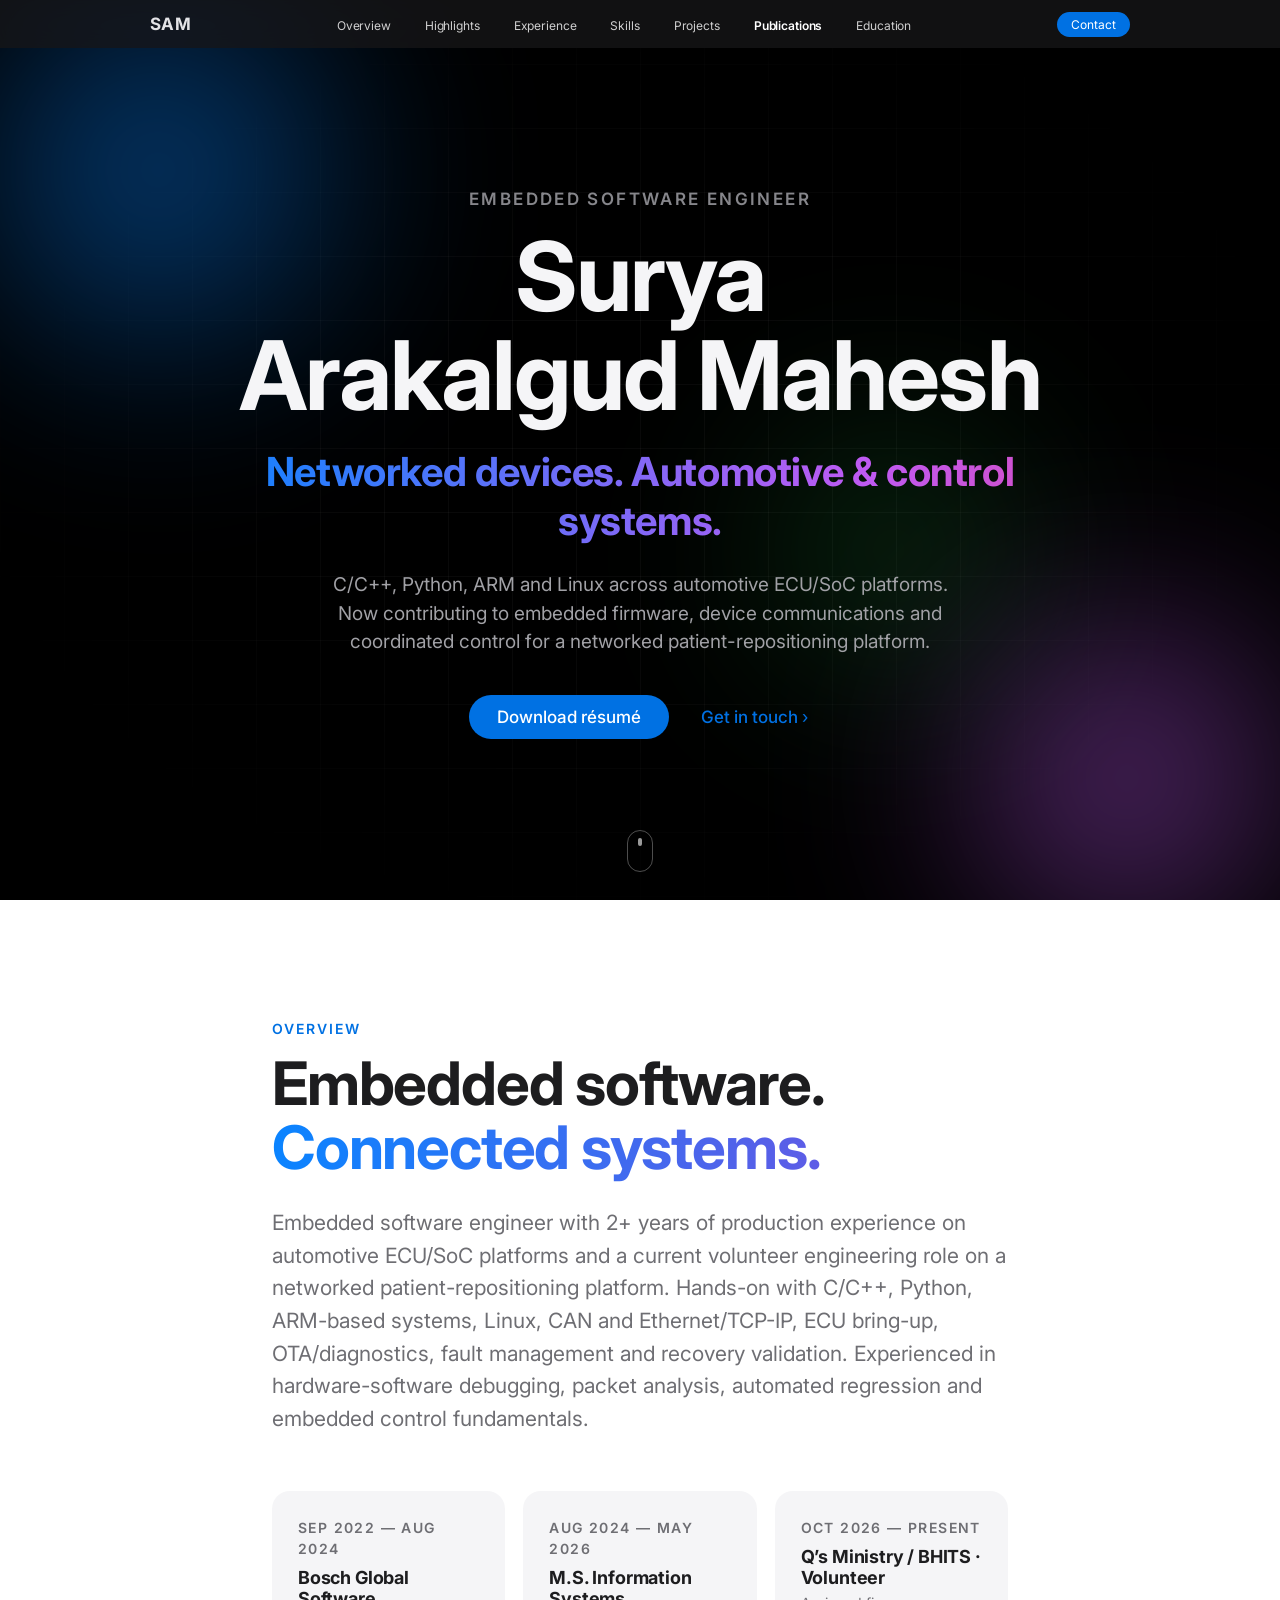
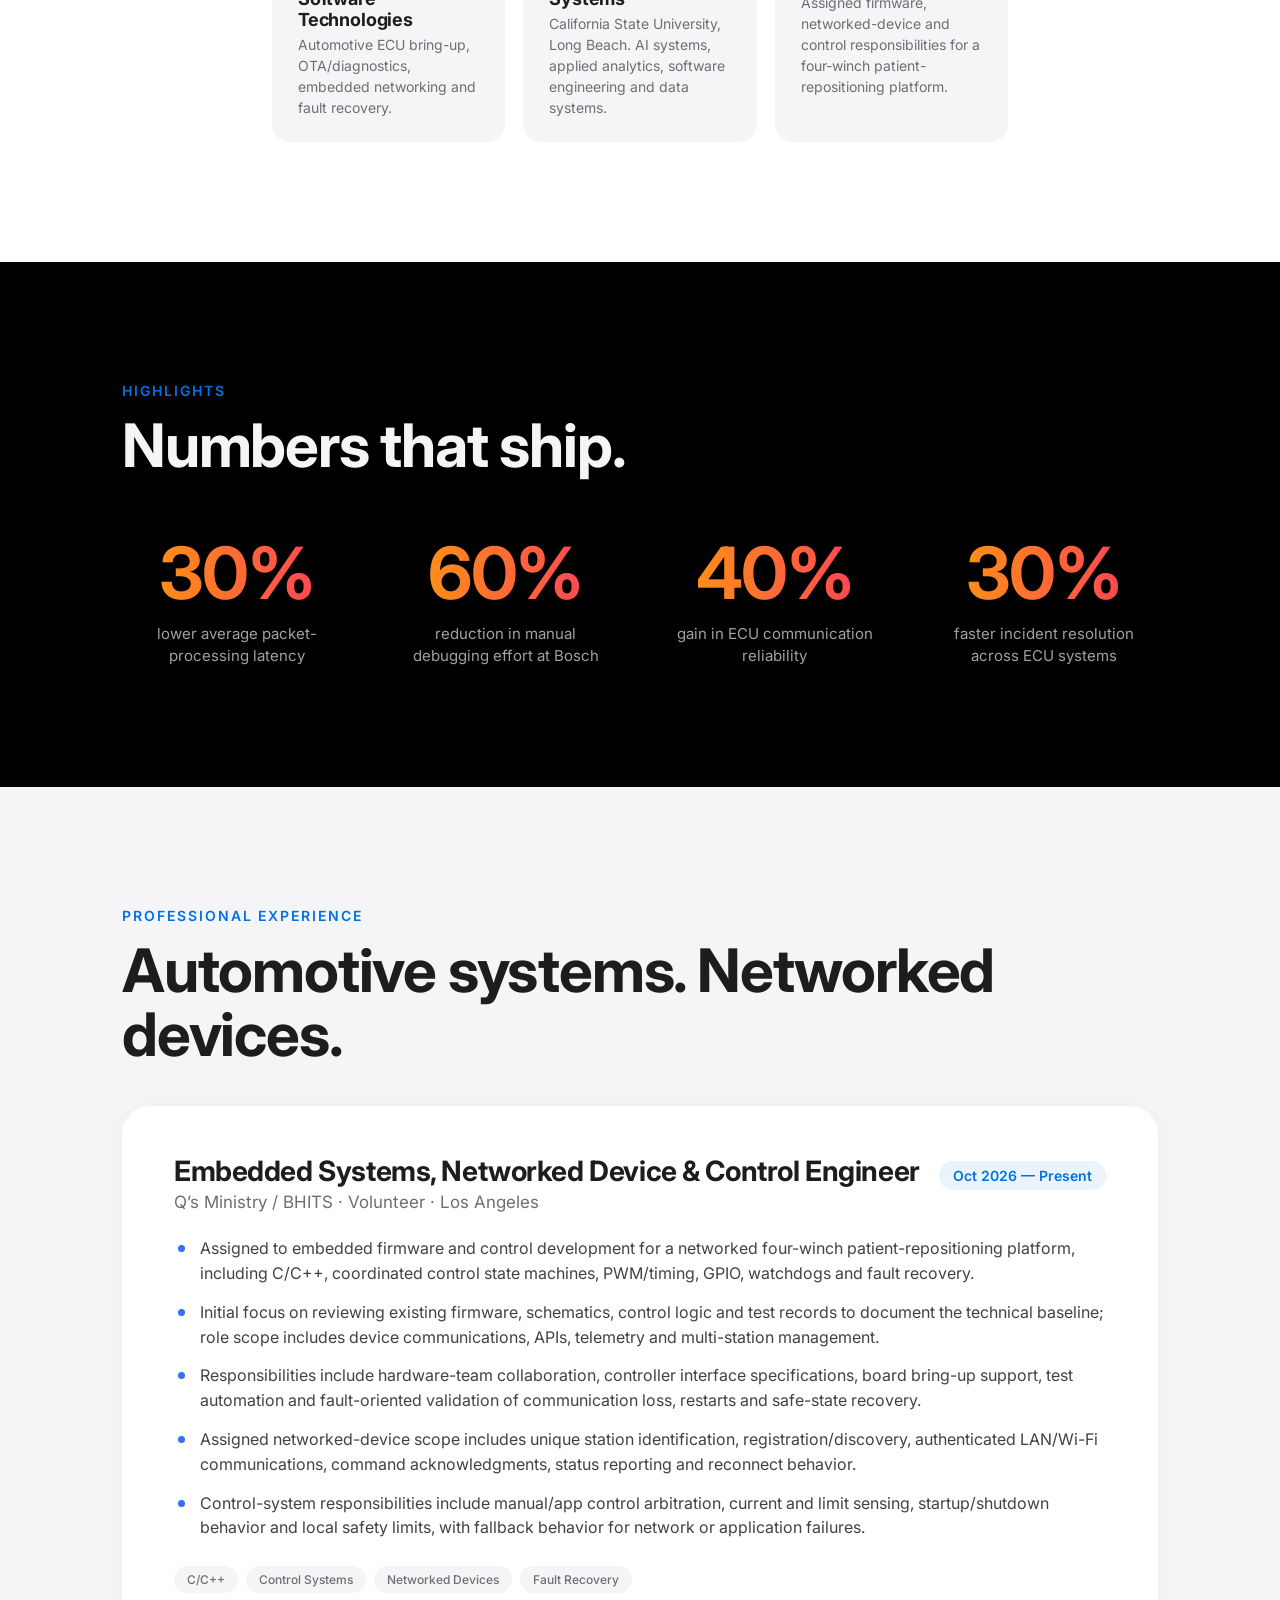
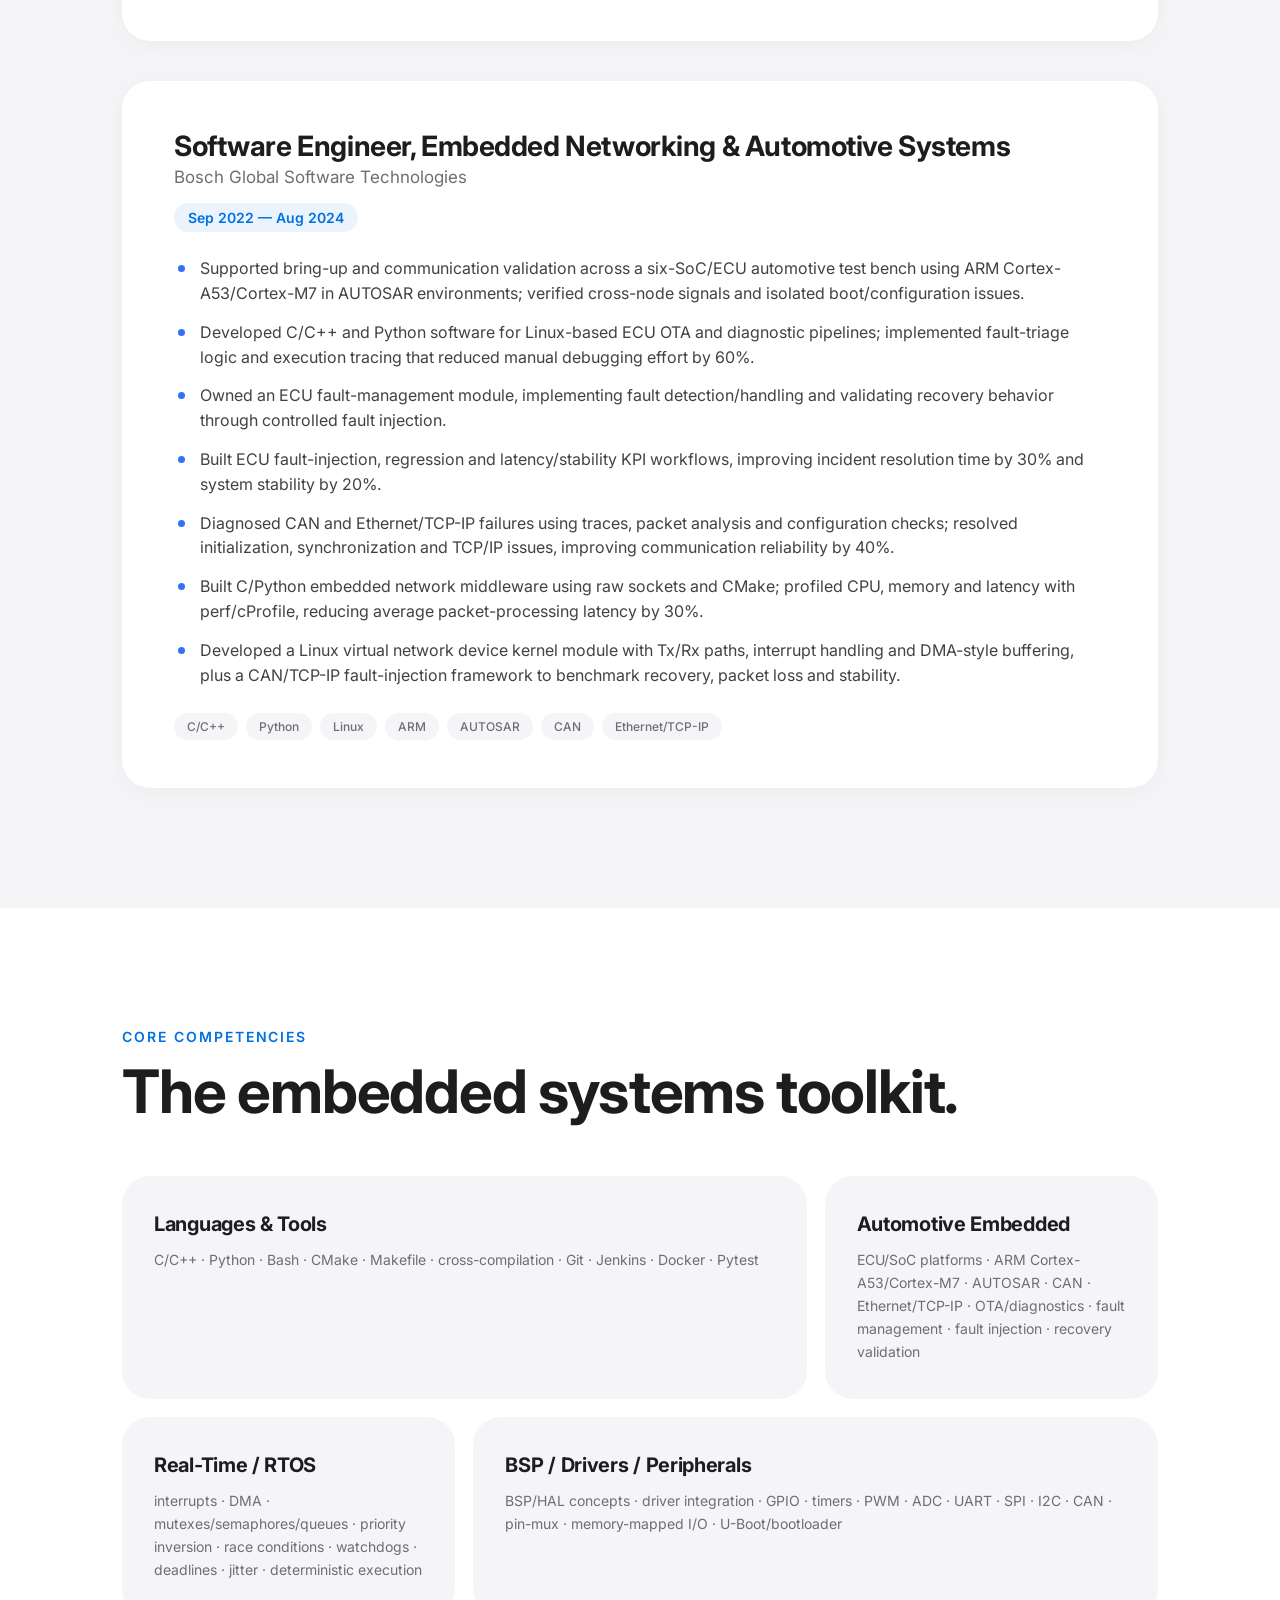
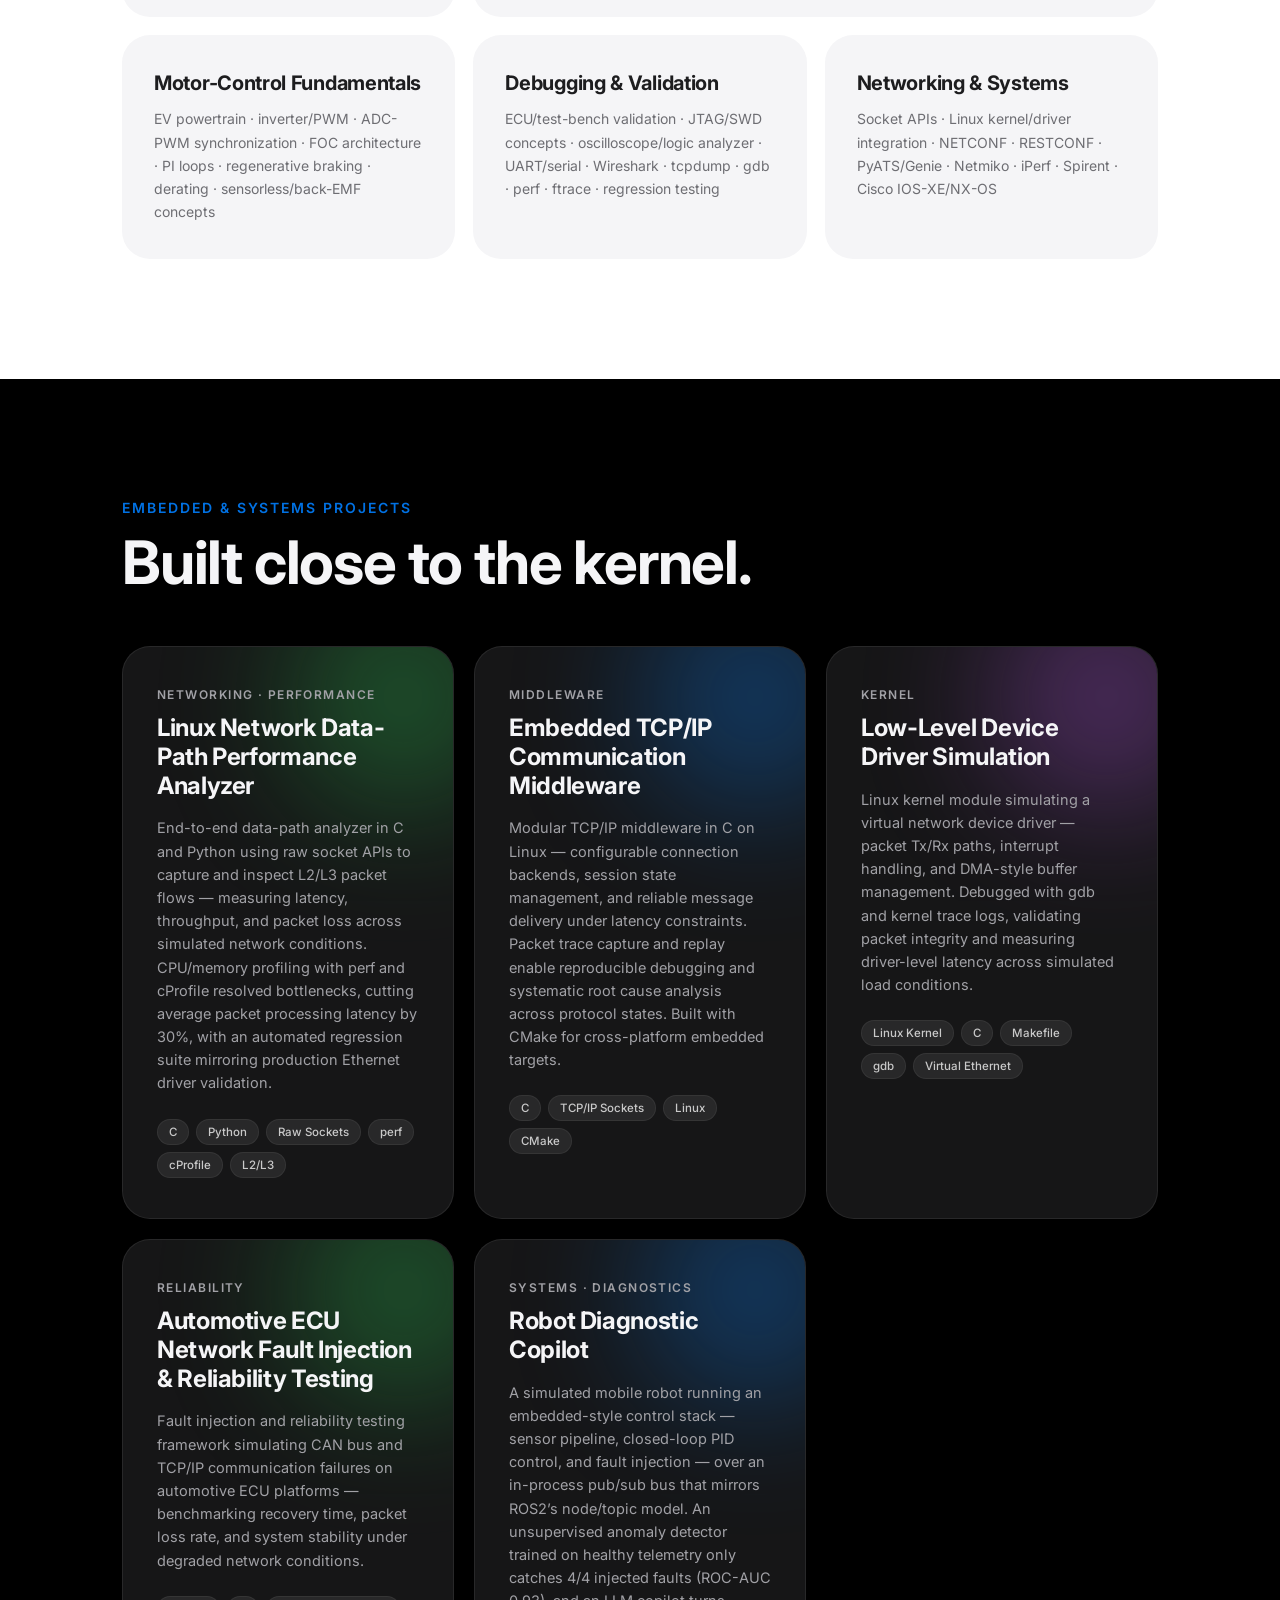
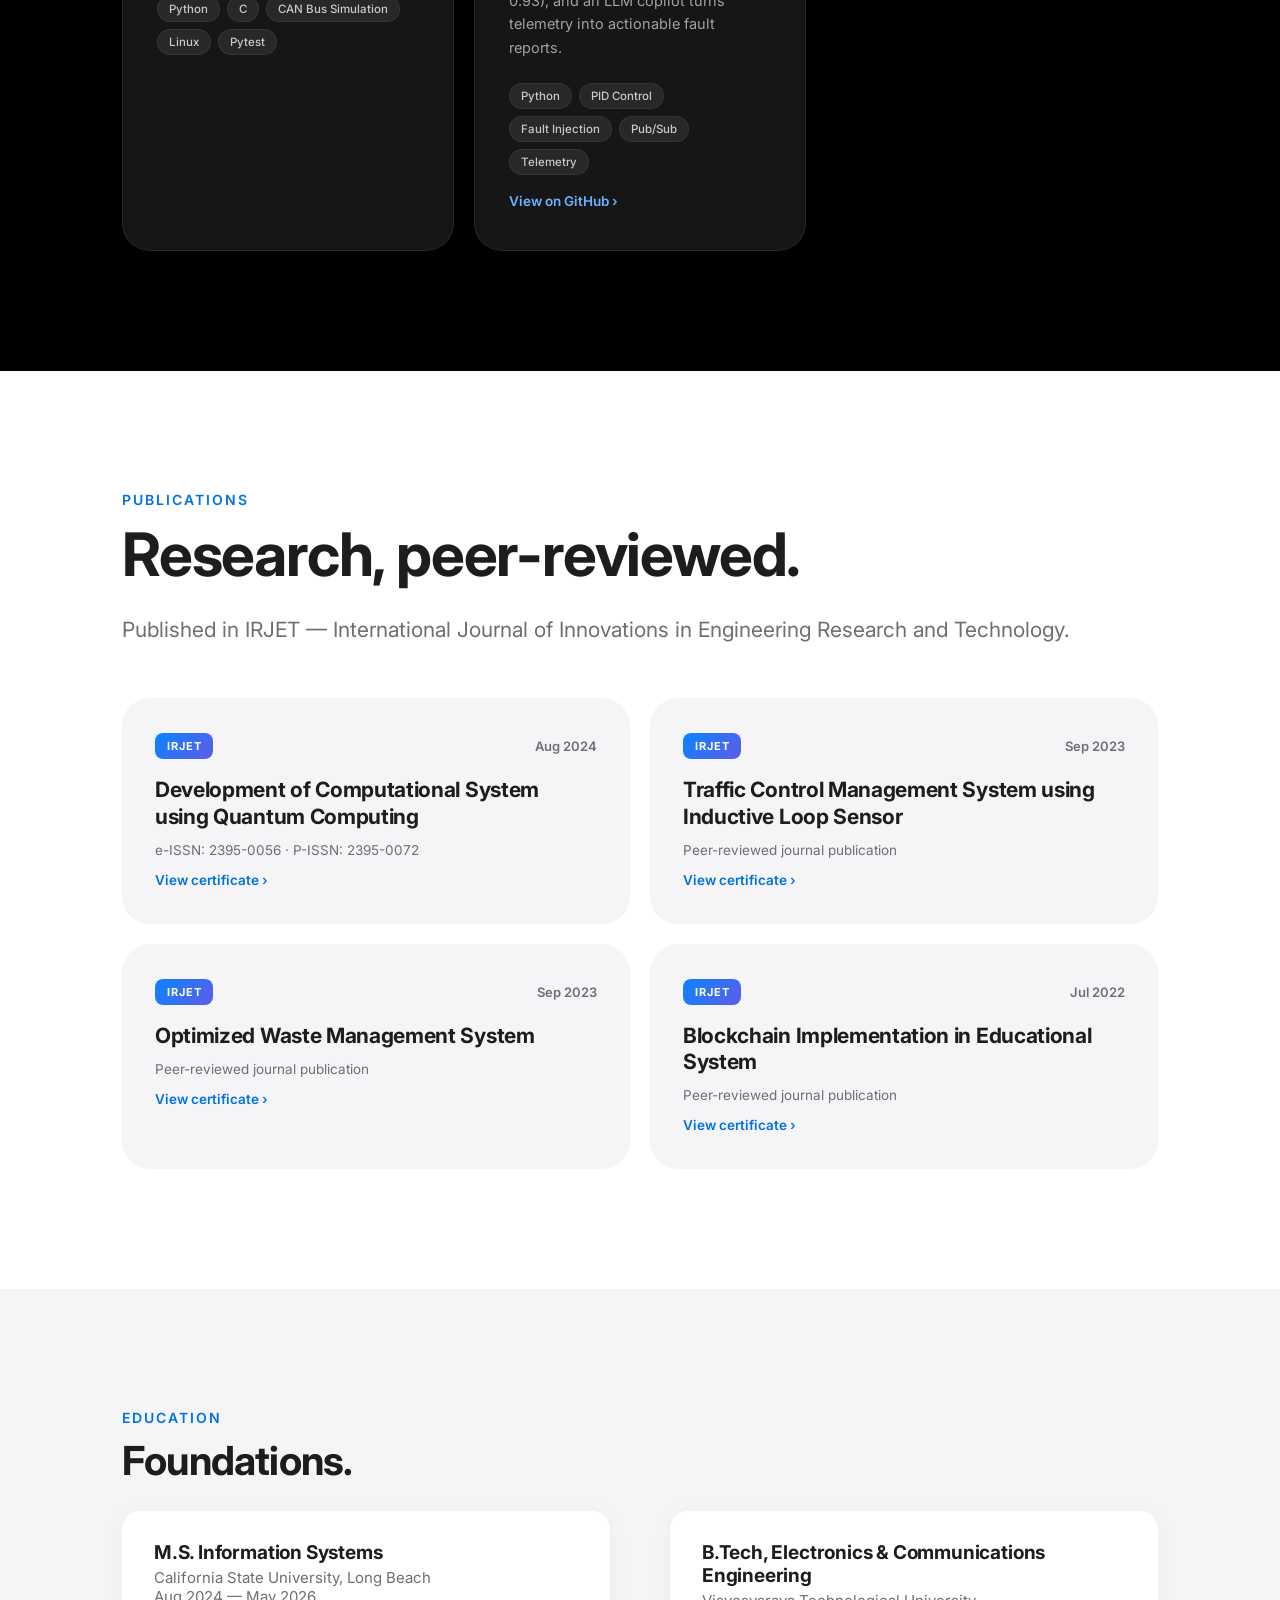
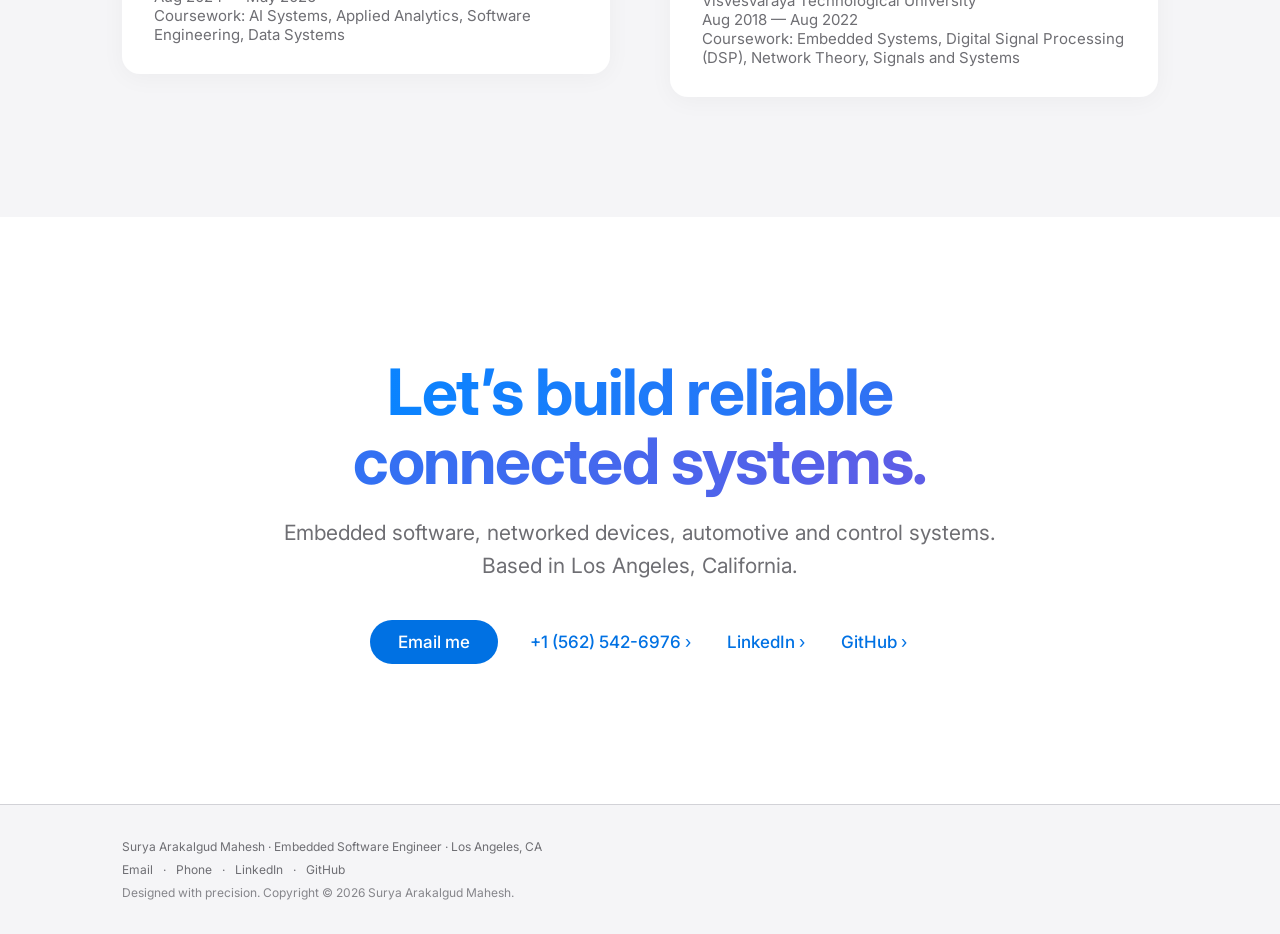
<file: index.html>
<!DOCTYPE html>
<html lang="en">
<head>
  <meta charset="UTF-8" />
  <meta name="viewport" content="width=device-width, initial-scale=1.0" />
  <meta name="description" content="Surya Arakalgud Mahesh — Embedded Software Engineer specializing in networked devices, automotive ECU/SoC platforms, and control systems." />
  <title>Surya Arakalgud Mahesh — Embedded Software Engineer</title>
  <link rel="preconnect" href="https://fonts.googleapis.com" />
  <link rel="preconnect" href="https://fonts.gstatic.com" crossorigin />
  <link href="https://fonts.googleapis.com/css2?family=Inter:wght@400;500;600;700;800&display=swap" rel="stylesheet" />
  <link rel="stylesheet" href="styles.css" />
  <!-- Google tag (gtag.js) -->
  <script async src="https://www.googletagmanager.com/gtag/js?id=G-FGE25TF4GP"></script>
  <script>
    window.dataLayer = window.dataLayer || [];
    function gtag(){dataLayer.push(arguments);}
    gtag('js', new Date());
    gtag('config', 'G-FGE25TF4GP');
  </script>
</head>
<body>

  <!-- ===== Global Nav (Apple-style frosted bar) ===== -->
  <div class="scroll-progress" id="scrollProgress" aria-hidden="true"></div>

  <nav class="globalnav" id="globalnav">
    <div class="globalnav-content">
      <a href="#top" class="globalnav-logo">SAM</a>
      <ul class="globalnav-list">
        <li><a href="#overview">Overview</a></li>
        <li><a href="#highlights">Highlights</a></li>
        <li><a href="#experience">Experience</a></li>
        <li><a href="#skills">Skills</a></li>
        <li><a href="#projects">Projects</a></li>
        <li><a href="#publications">Publications</a></li>
        <li><a href="#education">Education</a></li>
      </ul>
      <a href="mailto:arakalgudmaheshsurya@gmail.com" class="globalnav-cta">Contact</a>
      <button class="globalnav-menu" id="menuToggle" aria-label="Open menu">
        <span></span><span></span>
      </button>
    </div>
    <div class="mobile-menu" id="mobileMenu">
      <a href="#overview">Overview</a>
      <a href="#highlights">Highlights</a>
      <a href="#experience">Experience</a>
      <a href="#skills">Skills</a>
      <a href="#projects">Projects</a>
      <a href="#publications">Publications</a>
      <a href="#education">Education</a>
      <a href="mailto:arakalgudmaheshsurya@gmail.com">Contact</a>
    </div>
  </nav>

  <!-- ===== Hero ===== -->
  <header class="hero" id="top">
    <div class="hero-bg" aria-hidden="true">
      <div class="orb orb-1"></div>
      <div class="orb orb-2"></div>
      <div class="orb orb-3"></div>
      <div class="grid-overlay"></div>
    </div>
    <div class="hero-content">
      <p class="hero-eyebrow reveal">Embedded Software Engineer</p>
      <h1 class="hero-title reveal delay-1">Surya<br />Arakalgud Mahesh</h1>
      <p class="hero-gradient reveal delay-2">Networked devices. Automotive &amp; control systems.</p>
      <p class="hero-sub reveal delay-3">C/C++, Python, ARM and Linux across automotive ECU/SoC platforms. Now contributing to embedded firmware, device communications and coordinated control for a networked patient-repositioning platform.</p>
      <div class="hero-actions reveal delay-4">
        <a href="Surya_Resume.pdf" download class="btn btn-primary">Download r&eacute;sum&eacute;</a>
        <a href="mailto:arakalgudmaheshsurya@gmail.com" class="btn btn-link">Get in touch <span class="chevron">›</span></a>
      </div>
    </div>
    <div class="hero-scroll-hint" aria-hidden="true">
      <div class="scroll-dot"></div>
    </div>
  </header>

  <!-- ===== Overview ===== -->
  <section class="section section-light" id="overview">
  <div class="container narrow">
  <p class="section-eyebrow reveal">Overview</p>
  <h2 class="section-title reveal">Embedded software.<br /><span class="text-gradient-blue">Connected systems.</span></h2>
  <p class="section-lede reveal">Embedded software engineer with 2+ years of production experience on automotive ECU/SoC platforms and a current volunteer engineering role on a networked patient-repositioning platform. Hands-on with C/C++, Python, ARM-based systems, Linux, CAN and Ethernet/TCP-IP, ECU bring-up, OTA/diagnostics, fault management and recovery validation. Experienced in hardware-software debugging, packet analysis, automated regression and embedded control fundamentals.</p>
  <div class="journey">
  <div class="journey-step reveal">
  <p class="journey-era">Sep 2022 — Aug 2024</p>
  <h3>Bosch Global Software Technologies</h3>
  <p>Automotive ECU bring-up, OTA/diagnostics, embedded networking and fault recovery.</p>
  </div>
  <div class="journey-step reveal">
  <p class="journey-era">Aug 2024 — May 2026</p>
  <h3>M.S. Information Systems</h3>
  <p>California State University, Long Beach. AI systems, applied analytics, software engineering and data systems.</p>
  </div>
  <div class="journey-step reveal">
  <p class="journey-era">Oct 2026 — Present</p>
  <h3>Q’s Ministry / BHITS · Volunteer</h3>
  <p>Assigned firmware, networked-device and control responsibilities for a four-winch patient-repositioning platform.</p>
  </div>
  </div>
  </div>
  </section>

  <!-- ===== Highlights (stat ribbon, dark) ===== -->
  <section class="section section-dark" id="highlights">
    <div class="container">
      <p class="section-eyebrow reveal">Highlights</p>
      <h2 class="section-title on-dark reveal">Numbers that ship.</h2>
      <div class="stats-grid">
        <div class="stat reveal">
          <span class="stat-value text-gradient-warm" data-count="30" data-suffix="%">0</span>
          <span class="stat-label">lower average packet-processing latency</span>
        </div>
        <div class="stat reveal delay-1">
          <span class="stat-value text-gradient-warm" data-count="60" data-suffix="%">0</span>
          <span class="stat-label">reduction in manual debugging effort at Bosch</span>
        </div>
        <div class="stat reveal delay-2">
          <span class="stat-value text-gradient-warm" data-count="40" data-suffix="%">0</span>
          <span class="stat-label">gain in ECU communication reliability</span>
        </div>
        <div class="stat reveal delay-3">
          <span class="stat-value text-gradient-warm" data-count="30" data-suffix="%">0</span>
          <span class="stat-label">faster incident resolution across ECU systems</span>
        </div>
      </div>
    </div>
  </section>

  <!-- ===== Experience ===== -->
  <section class="section section-gray" id="experience">
  <div class="container">
  <p class="section-eyebrow reveal">Professional Experience</p>
  <h2 class="section-title reveal">Automotive systems. Networked devices.</h2>
  <article class="xp-card reveal">
  <div class="xp-head">
  <div>
  <h3 class="xp-role">Embedded Systems, Networked Device &amp; Control Engineer</h3>
  <p class="xp-org">Q’s Ministry / BHITS · Volunteer · Los Angeles</p>
  </div>
  <span class="xp-date">Oct 2026 — Present</span></div>
  <ul class="xp-list">
  <li>Assigned to embedded firmware and control development for a networked four-winch patient-repositioning platform, including C/C++, coordinated control state machines, PWM/timing, GPIO, watchdogs and fault recovery.</li>
  <li>Initial focus on reviewing existing firmware, schematics, control logic and test records to document the technical baseline; role scope includes device communications, APIs, telemetry and multi-station management.</li>
  <li>Responsibilities include hardware-team collaboration, controller interface specifications, board bring-up support, test automation and fault-oriented validation of communication loss, restarts and safe-state recovery.</li>
  <li>Assigned networked-device scope includes unique station identification, registration/discovery, authenticated LAN/Wi-Fi communications, command acknowledgments, status reporting and reconnect behavior.</li>
  <li>Control-system responsibilities include manual/app control arbitration, current and limit sensing, startup/shutdown behavior and local safety limits, with fallback behavior for network or application failures.</li>
  </ul>
  <div class="xp-tags"><span>C/C++</span><span>Control Systems</span><span>Networked Devices</span><span>Fault Recovery</span></div>
  </article>
  <article class="xp-card reveal">
  <div class="xp-head">
  <div>
  <h3 class="xp-role">Software Engineer, Embedded Networking &amp; Automotive Systems</h3>
  <p class="xp-org">Bosch Global Software Technologies</p>
  </div>
  <span class="xp-date">Sep 2022 — Aug 2024</span></div>
  <ul class="xp-list">
  <li>Supported bring-up and communication validation across a six-SoC/ECU automotive test bench using ARM Cortex-A53/Cortex-M7 in AUTOSAR environments; verified cross-node signals and isolated boot/configuration issues.</li>
  <li>Developed C/C++ and Python software for Linux-based ECU OTA and diagnostic pipelines; implemented fault-triage logic and execution tracing that reduced manual debugging effort by 60%.</li>
  <li>Owned an ECU fault-management module, implementing fault detection/handling and validating recovery behavior through controlled fault injection.</li>
  <li>Built ECU fault-injection, regression and latency/stability KPI workflows, improving incident resolution time by 30% and system stability by 20%.</li>
  <li>Diagnosed CAN and Ethernet/TCP-IP failures using traces, packet analysis and configuration checks; resolved initialization, synchronization and TCP/IP issues, improving communication reliability by 40%.</li>
  <li>Built C/Python embedded network middleware using raw sockets and CMake; profiled CPU, memory and latency with perf/cProfile, reducing average packet-processing latency by 30%.</li>
  <li>Developed a Linux virtual network device kernel module with Tx/Rx paths, interrupt handling and DMA-style buffering, plus a CAN/TCP-IP fault-injection framework to benchmark recovery, packet loss and stability.</li>
  </ul>
  <div class="xp-tags"><span>C/C++</span><span>Python</span><span>Linux</span><span>ARM</span><span>AUTOSAR</span><span>CAN</span><span>Ethernet/TCP-IP</span></div>
  </article>
  </div>
  </section>

  <!-- ===== Skills (bento grid) ===== -->
  <section class="section section-light" id="skills">
  <div class="container">
  <p class="section-eyebrow reveal">Core Competencies</p>
  <h2 class="section-title reveal">The embedded systems toolkit.</h2>
  <div class="bento">
  <div class="bento-card bento-wide reveal">
  <h3>Languages &amp; Tools</h3>
  <p>C/C++ · Python · Bash · CMake · Makefile · cross-compilation · Git · Jenkins · Docker · Pytest</p>
  </div>
  <div class="bento-card reveal">
  <h3>Automotive Embedded</h3>
  <p>ECU/SoC platforms · ARM Cortex-A53/Cortex-M7 · AUTOSAR · CAN · Ethernet/TCP-IP · OTA/diagnostics · fault management · fault injection · recovery validation</p>
  </div>
  <div class="bento-card reveal">
  <h3>Real-Time / RTOS</h3>
  <p>interrupts · DMA · mutexes/semaphores/queues · priority inversion · race conditions · watchdogs · deadlines · jitter · deterministic execution</p>
  </div>
  <div class="bento-card bento-wide reveal">
  <h3>BSP / Drivers / Peripherals</h3>
  <p>BSP/HAL concepts · driver integration · GPIO · timers · PWM · ADC · UART · SPI · I2C · CAN · pin-mux · memory-mapped I/O · U-Boot/bootloader</p>
  </div>
  <div class="bento-card reveal">
  <h3>Motor-Control Fundamentals</h3>
  <p>EV powertrain · inverter/PWM · ADC-PWM synchronization · FOC architecture · PI loops · regenerative braking · derating · sensorless/back-EMF concepts</p>
  </div>
  <div class="bento-card reveal">
  <h3>Debugging &amp; Validation</h3>
  <p>ECU/test-bench validation · JTAG/SWD concepts · oscilloscope/logic analyzer · UART/serial · Wireshark · tcpdump · gdb · perf · ftrace · regression testing</p>
  </div>
  <div class="bento-card reveal">
  <h3>Networking &amp; Systems</h3>
  <p>Socket APIs · Linux kernel/driver integration · NETCONF · RESTCONF · PyATS/Genie · Netmiko · iPerf · Spirent · Cisco IOS-XE/NX-OS</p>
  </div>
  </div>
  </div>
  </section>

  <!-- ===== Projects (dark, product cards) ===== -->
  <section class="section section-dark" id="projects">
    <div class="container">
      <p class="section-eyebrow reveal">Embedded &amp; Systems Projects</p>
      <h2 class="section-title on-dark reveal">Built close to the kernel.</h2>
      <div class="project-grid">

        <article class="project-card reveal">
          <div class="project-glow glow-green" aria-hidden="true"></div>
          <p class="project-kicker">Networking · Performance</p>
          <h3>Linux Network Data-Path Performance Analyzer</h3>
          <p class="project-desc">
            End-to-end data-path analyzer in C and Python using raw socket APIs to capture and
            inspect L2/L3 packet flows — measuring latency, throughput, and packet loss across
            simulated network conditions. CPU/memory profiling with perf and cProfile resolved
            bottlenecks, cutting average packet processing latency by 30%, with an automated
            regression suite mirroring production Ethernet driver validation.
          </p>
          <div class="project-tags">
            <span>C</span><span>Python</span><span>Raw Sockets</span><span>perf</span><span>cProfile</span><span>L2/L3</span>
          </div>
        </article>

        <article class="project-card reveal delay-1">
          <div class="project-glow glow-blue" aria-hidden="true"></div>
          <p class="project-kicker">Middleware</p>
          <h3>Embedded TCP/IP Communication Middleware</h3>
          <p class="project-desc">
            Modular TCP/IP middleware in C on Linux — configurable connection backends, session
            state management, and reliable message delivery under latency constraints. Packet
            trace capture and replay enable reproducible debugging and systematic root cause
            analysis across protocol states. Built with CMake for cross-platform embedded targets.
          </p>
          <div class="project-tags">
            <span>C</span><span>TCP/IP Sockets</span><span>Linux</span><span>CMake</span>
          </div>
        </article>

        <article class="project-card reveal delay-2">
          <div class="project-glow glow-purple" aria-hidden="true"></div>
          <p class="project-kicker">Kernel</p>
          <h3>Low-Level Device Driver Simulation</h3>
          <p class="project-desc">
            Linux kernel module simulating a virtual network device driver — packet Tx/Rx paths,
            interrupt handling, and DMA-style buffer management. Debugged with gdb and kernel
            trace logs, validating packet integrity and measuring driver-level latency across
            simulated load conditions.
          </p>
          <div class="project-tags">
            <span>Linux Kernel</span><span>C</span><span>Makefile</span><span>gdb</span><span>Virtual Ethernet</span>
          </div>
        </article>

        <article class="project-card reveal">
          <div class="project-glow glow-green" aria-hidden="true"></div>
          <p class="project-kicker">Reliability</p>
          <h3>Automotive ECU Network Fault Injection &amp; Reliability Testing</h3>
          <p class="project-desc">
            Fault injection and reliability testing framework simulating CAN bus and TCP/IP
            communication failures on automotive ECU platforms — benchmarking recovery time,
            packet loss rate, and system stability under degraded network conditions.
          </p>
          <div class="project-tags">
            <span>Python</span><span>C</span><span>CAN Bus Simulation</span><span>Linux</span><span>Pytest</span>
          </div>
        </article>

        <article class="project-card reveal delay-1">
          <div class="project-glow glow-blue" aria-hidden="true"></div>
          <p class="project-kicker">Systems · Diagnostics</p>
          <h3>Robot Diagnostic Copilot</h3>
          <p class="project-desc">
            A simulated mobile robot running an embedded-style control stack — sensor
            pipeline, closed-loop PID control, and fault injection — over an in-process
            pub/sub bus that mirrors ROS2&rsquo;s node/topic model. An unsupervised anomaly
            detector trained on healthy telemetry only catches 4/4 injected faults
            (ROC-AUC 0.93), and an LLM copilot turns telemetry into actionable fault reports.
          </p>
          <div class="project-tags">
            <span>Python</span><span>PID Control</span><span>Fault Injection</span><span>Pub/Sub</span><span>Telemetry</span>
          </div>
          <a class="project-link" href="https://github.com/Arakalgudmaheshsurya/robot-diagnostic-copilot" target="_blank" rel="noopener">View on GitHub ›</a>
        </article>

      </div>
    </div>
  </section>

  <!-- ===== Publications ===== -->
  <section class="section section-light" id="publications">
    <div class="container">
      <p class="section-eyebrow reveal">Publications</p>
      <h2 class="section-title reveal">Research, peer-reviewed.</h2>
      <p class="section-lede reveal">Published in IRJET — International Journal of Innovations in Engineering Research and Technology.</p>
      <div class="pub-grid">
        <article class="pub-card spotlight reveal">
          <div class="pub-top">
            <span class="pub-badge">IRJET</span>
            <span class="pub-date">Aug 2024</span>
          </div>
          <h3>Development of Computational System using Quantum Computing</h3>
          <p class="pub-meta">e-ISSN: 2395-0056 · P-ISSN: 2395-0072</p>
          <a class="pub-link" href="https://drive.google.com/file/d/13avRGjhhHd6NIEaye5rYvz0sq7okWkpq/view?usp=sharing" target="_blank" rel="noopener">View certificate ›</a>
        </article>
        <article class="pub-card spotlight reveal delay-1">
          <div class="pub-top">
            <span class="pub-badge">IRJET</span>
            <span class="pub-date">Sep 2023</span>
          </div>
          <h3>Traffic Control Management System using Inductive Loop Sensor</h3>
          <p class="pub-meta">Peer-reviewed journal publication</p>
          <a class="pub-link" href="https://drive.google.com/file/d/1Tr2Cq4S9jBt9jRnrXMXIiLXfEaLPX4jE/view?usp=sharing" target="_blank" rel="noopener">View certificate ›</a>
        </article>
        <article class="pub-card spotlight reveal delay-2">
          <div class="pub-top">
            <span class="pub-badge">IRJET</span>
            <span class="pub-date">Sep 2023</span>
          </div>
          <h3>Optimized Waste Management System</h3>
          <p class="pub-meta">Peer-reviewed journal publication</p>
          <a class="pub-link" href="https://drive.google.com/file/d/1oq4YSziN2eINJaeTWArYRzcg4acmlx_T/view?usp=sharing" target="_blank" rel="noopener">View certificate ›</a>
        </article>
        <article class="pub-card spotlight reveal delay-3">
          <div class="pub-top">
            <span class="pub-badge">IRJET</span>
            <span class="pub-date">Jul 2022</span>
          </div>
          <h3>Blockchain Implementation in Educational System</h3>
          <p class="pub-meta">Peer-reviewed journal publication</p>
          <a class="pub-link" href="https://drive.google.com/file/d/1-hMkSPntjCzvNKKlgJeWWDSIkHgP_Bol/view?usp=sharing" target="_blank" rel="noopener">View certificate ›</a>
        </article>
      </div>
    </div>
  </section>

  <!-- ===== Education & Certifications ===== -->
  <section class="section section-gray" id="education">
  <div class="container">
  <p class="section-eyebrow reveal">Education</p>
  <h2 class="section-title small reveal">Foundations.</h2>
  <div class="edu-grid">
  <div class="edu-col reveal">
  <div class="edu-card">
  <div>
  <h3>M.S. Information Systems</h3>
  <p>California State University, Long Beach<br />Aug 2024 — May 2026<br />Coursework: AI Systems, Applied Analytics, Software Engineering, Data Systems</p>
  </div>
  </div>
  </div>
  <div class="edu-col reveal">
  <div class="edu-card">
  <div>
  <h3>B.Tech, Electronics &amp; Communications Engineering</h3>
  <p>Visvesvaraya Technological University<br />Aug 2018 — Aug 2022<br />Coursework: Embedded Systems, Digital Signal Processing (DSP), Network Theory, Signals and Systems</p>
  </div>
  </div>
  </div>
  </div>
  </div>
  </section>

  <!-- ===== Contact CTA ===== -->
  <section class="section section-light cta-section" id="contact">
    <div class="container narrow center">
      <h2 class="cta-title reveal"><span class="text-gradient-blue">Let&rsquo;s build reliable connected systems.</span></h2>
      <p class="section-lede reveal">Embedded software, networked devices, automotive and control systems. Based in Los Angeles, California.</p>
      <div class="hero-actions reveal">
        <a href="mailto:arakalgudmaheshsurya@gmail.com" class="btn btn-primary">Email me</a>
        <a href="tel:+15625426976" class="btn btn-link">+1 (562) 542-6976 <span class="chevron">›</span></a>
        <a href="https://www.linkedin.com/in/surya-am/" target="_blank" rel="noopener" class="btn btn-link">LinkedIn <span class="chevron">›</span></a>
        <a href="https://github.com/Arakalgudmaheshsurya" target="_blank" rel="noopener" class="btn btn-link">GitHub <span class="chevron">›</span></a>
      </div>
    </div>
  </section>

  <!-- ===== Footer ===== -->
  <footer class="footer">
    <div class="container footer-content">
      <p>Surya Arakalgud Mahesh · Embedded Software Engineer · Los Angeles, CA</p>
      <div class="footer-links">
        <a href="mailto:arakalgudmaheshsurya@gmail.com">Email</a>
        <span>·</span>
        <a href="tel:+15625426976">Phone</a>
        <span>·</span>
        <a href="https://www.linkedin.com/in/surya-am/" target="_blank" rel="noopener">LinkedIn</a>
        <span>·</span>
        <a href="https://github.com/Arakalgudmaheshsurya" target="_blank" rel="noopener">GitHub</a>
      </div>
      <p class="footer-fine">Designed with precision. Copyright &copy; 2026 Surya Arakalgud Mahesh.</p>
    </div>
  </footer>

  <button class="back-to-top" id="backToTop" aria-label="Back to top">↑</button>

  <script src="script.js"></script>
</body>
</html>
</file>
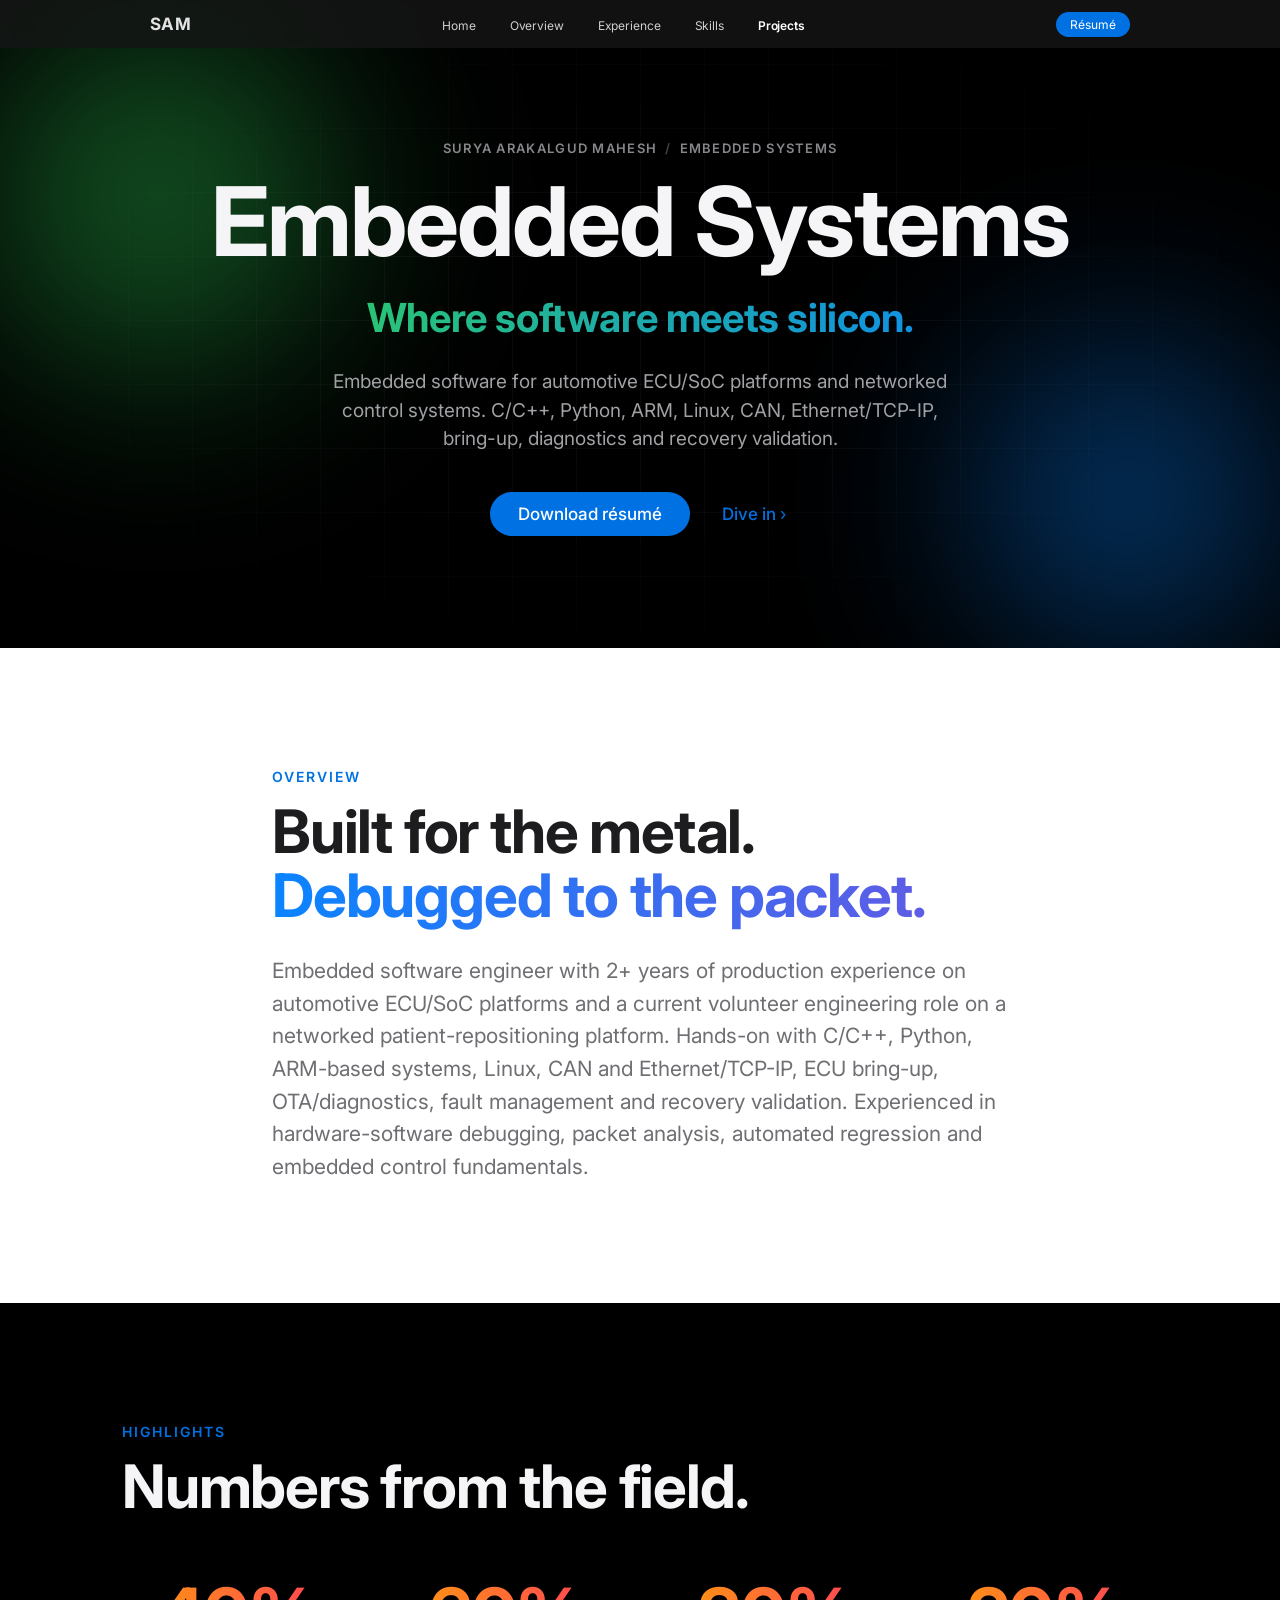
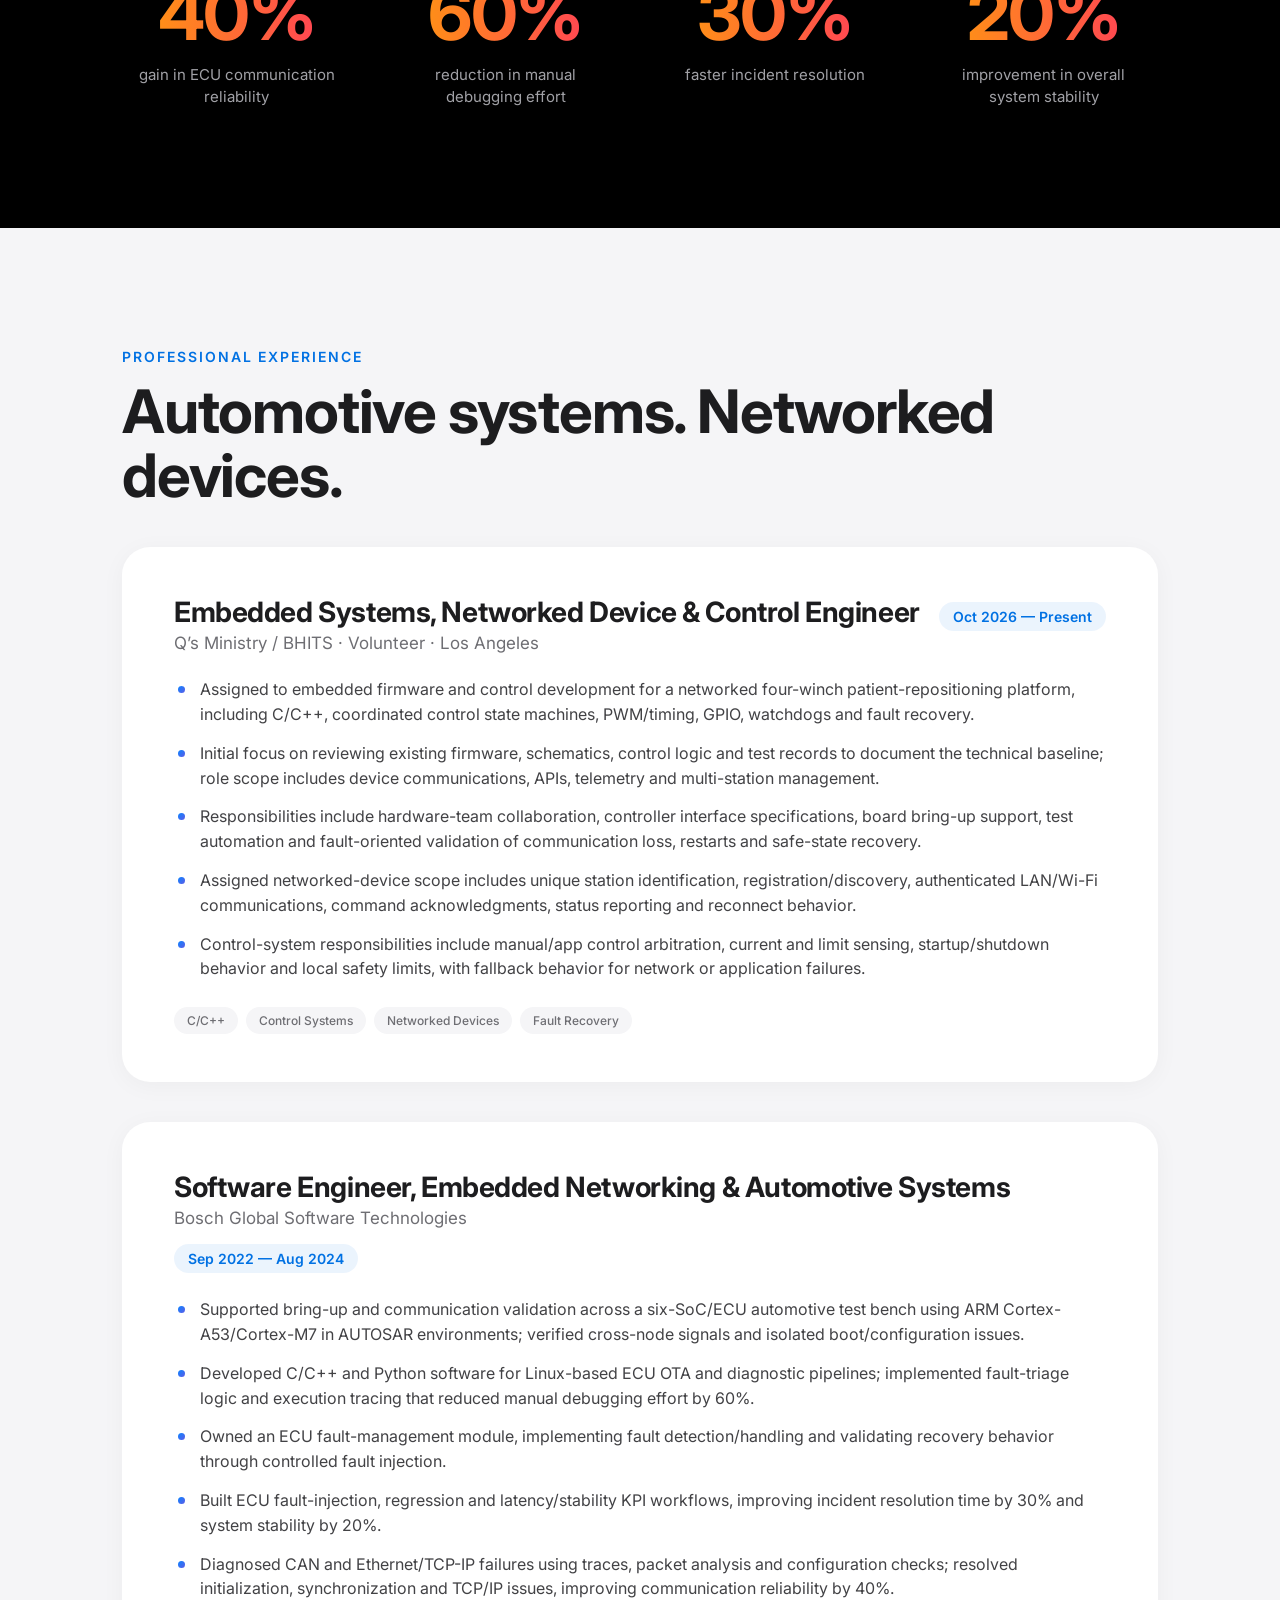
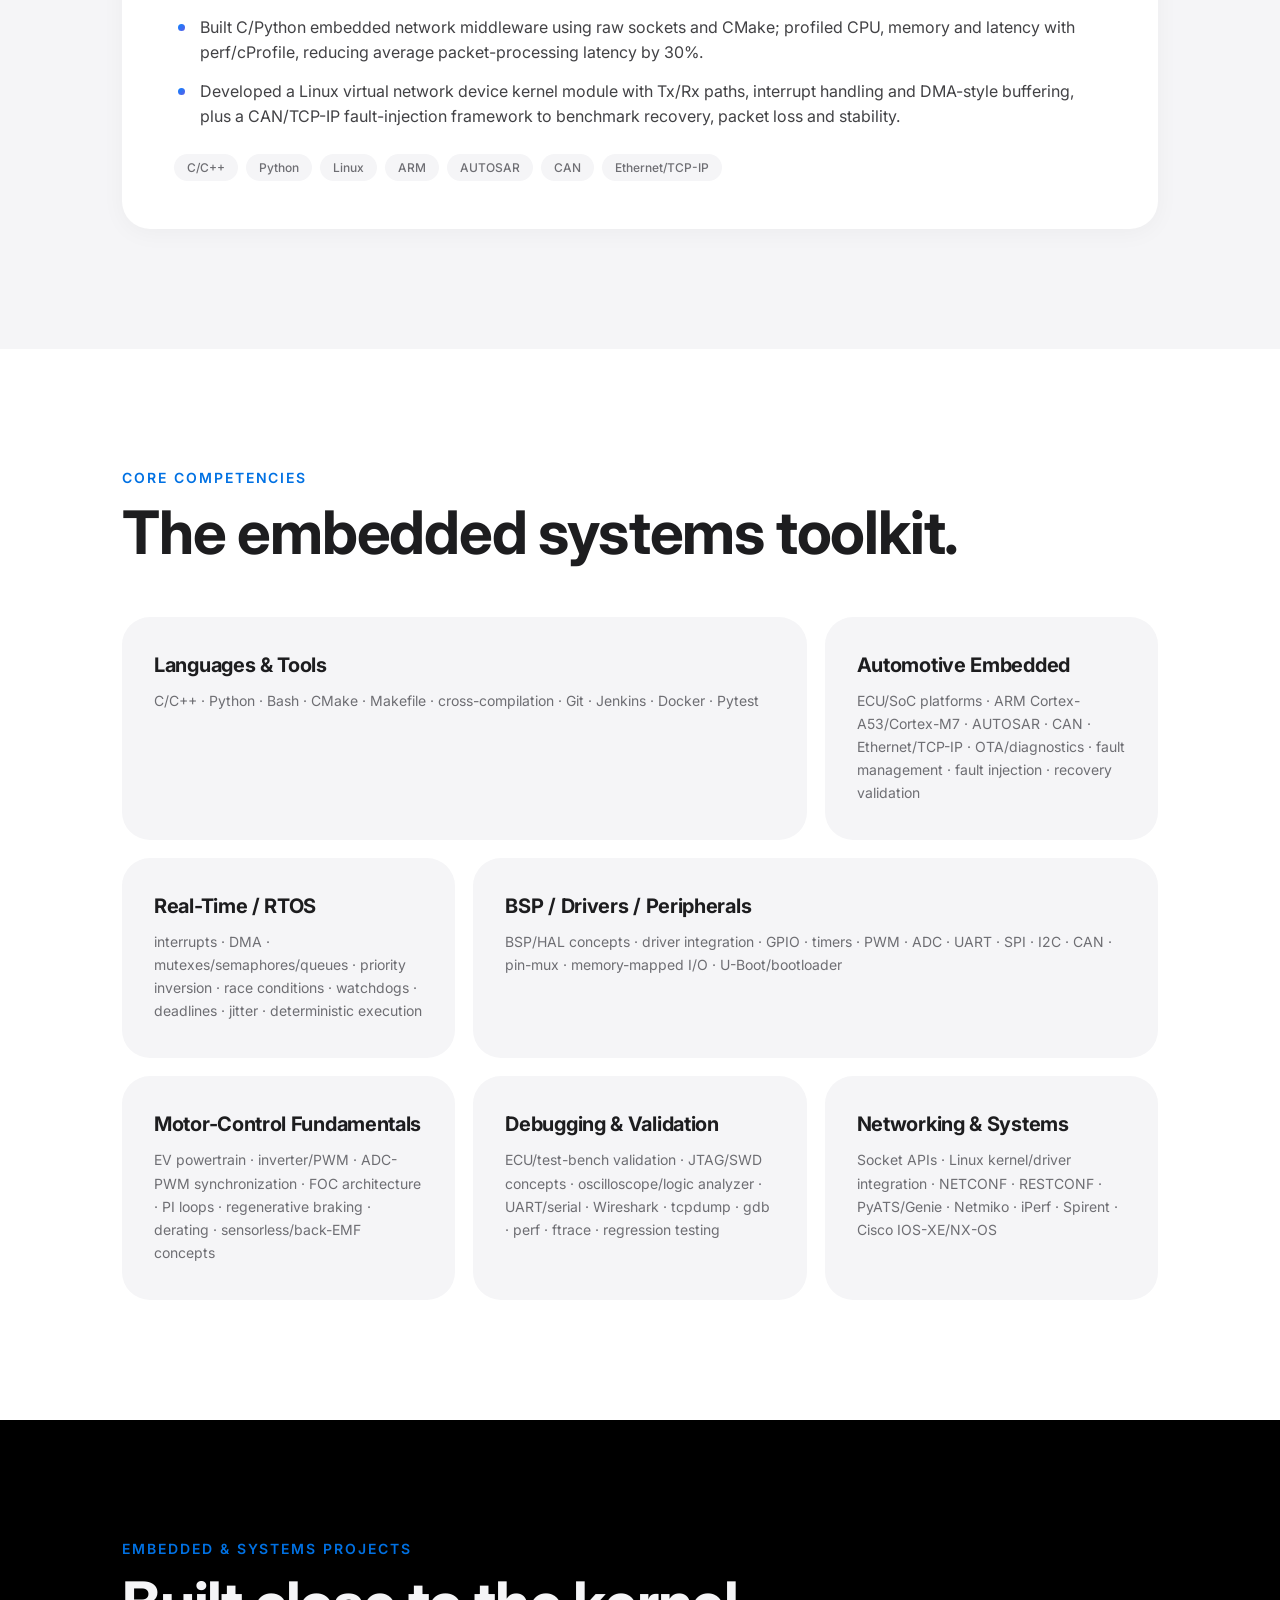
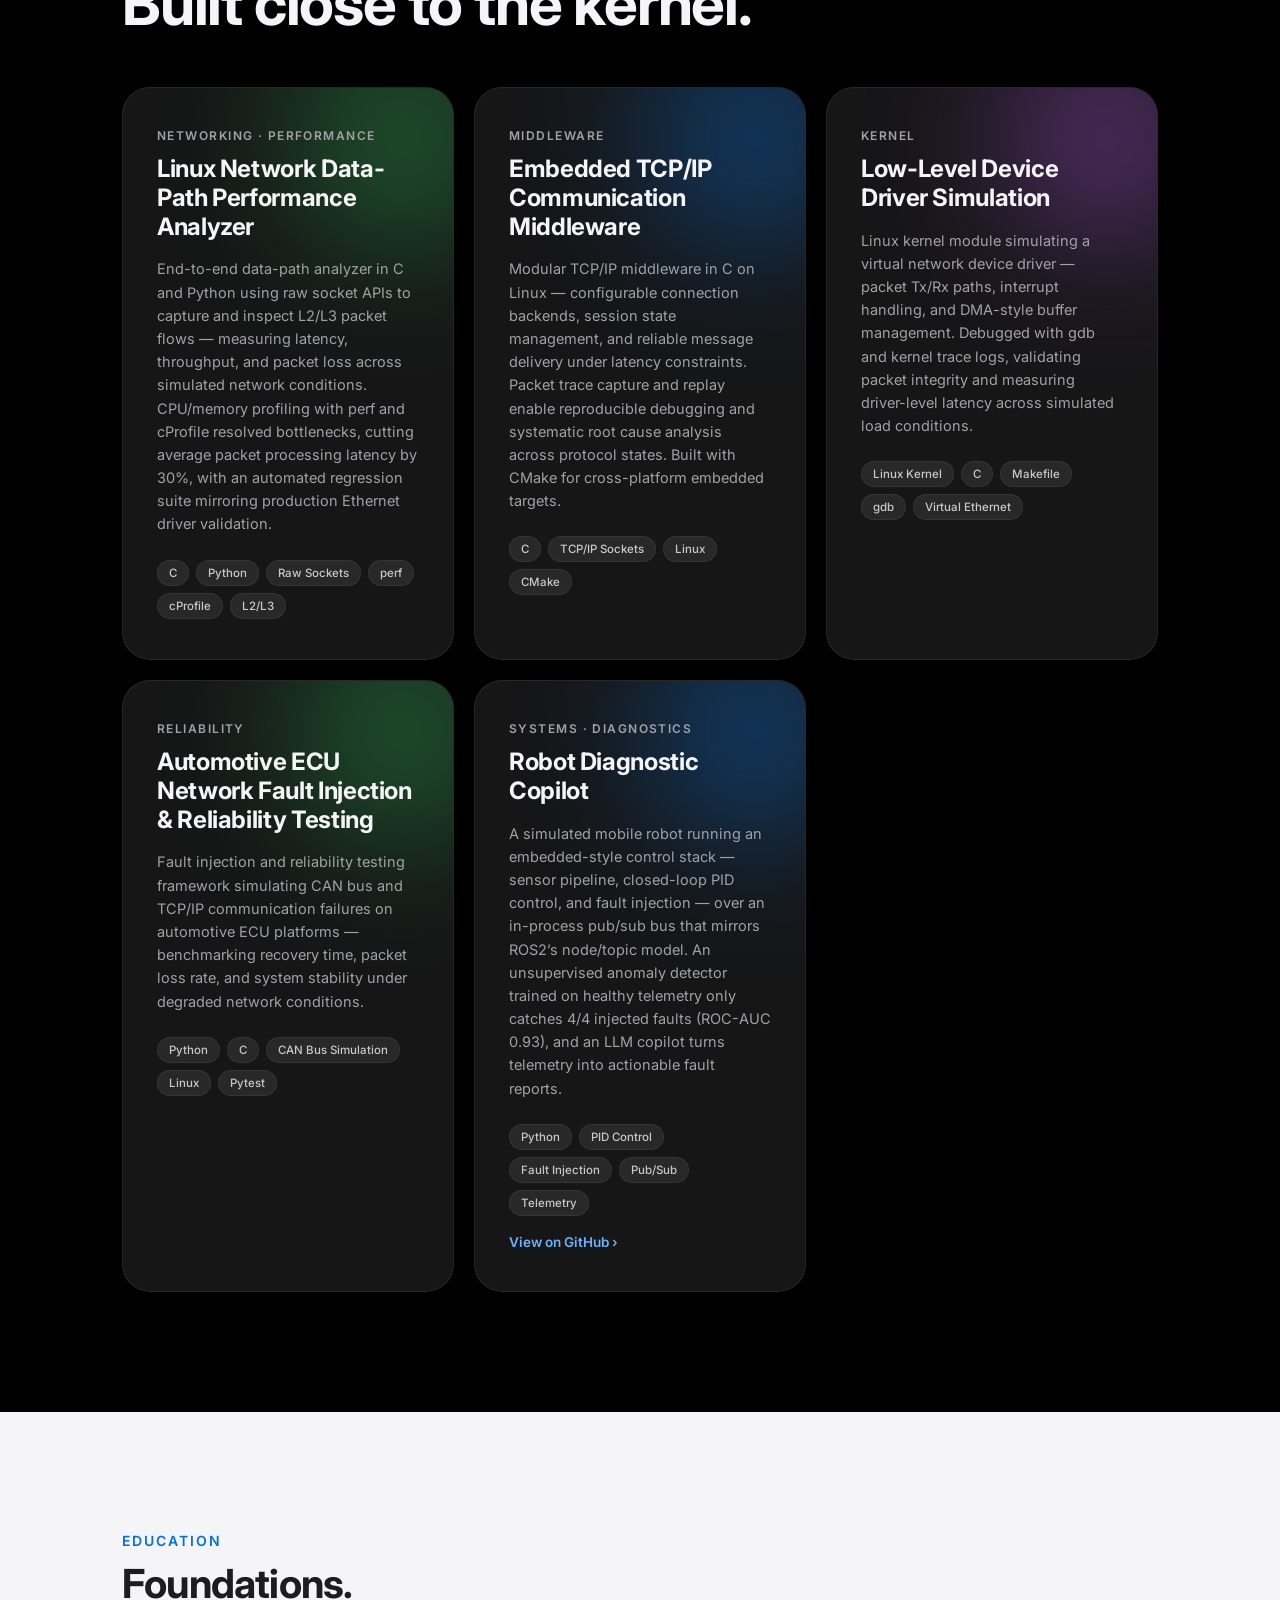
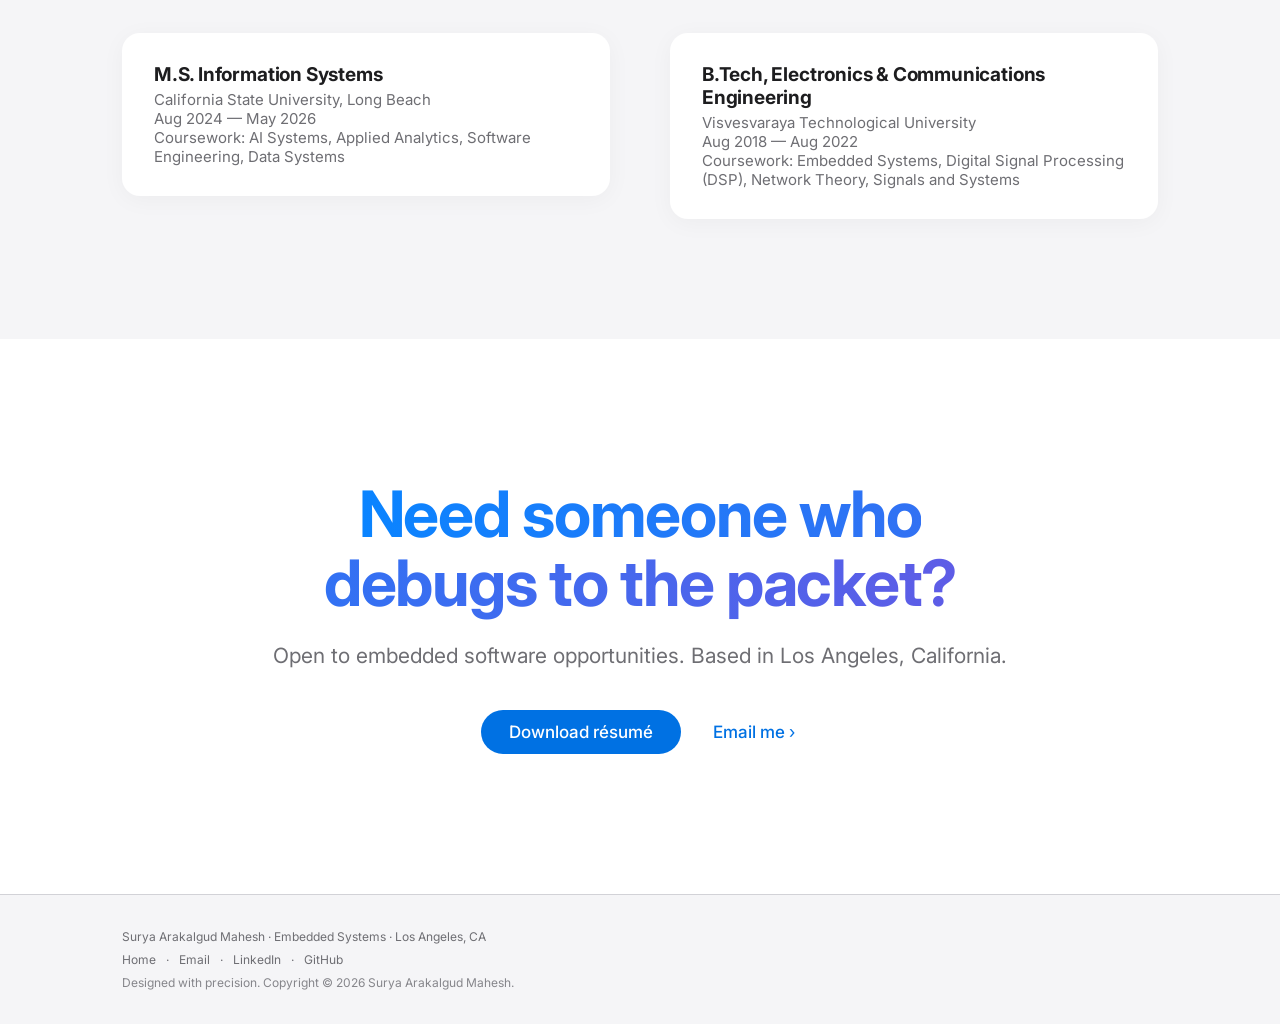
<file: embedded.html>
<!DOCTYPE html>
<html lang="en">
<head>
  <meta charset="UTF-8" />
  <meta name="viewport" content="width=device-width, initial-scale=1.0" />
  <meta name="description" content="Surya Arakalgud Mahesh — Embedded Software Engineer. Linux networking, driver development, and automotive platforms." />
  <title>Embedded Systems — Surya Arakalgud Mahesh</title>
  <link rel="preconnect" href="https://fonts.googleapis.com" />
  <link rel="preconnect" href="https://fonts.gstatic.com" crossorigin />
  <link href="https://fonts.googleapis.com/css2?family=Inter:wght@400;500;600;700;800&display=swap" rel="stylesheet" />
  <link rel="stylesheet" href="styles.css" />
  <!-- Google tag (gtag.js) -->
  <script async src="https://www.googletagmanager.com/gtag/js?id=G-FGE25TF4GP"></script>
  <script>
    window.dataLayer = window.dataLayer || [];
    function gtag(){dataLayer.push(arguments);}
    gtag('js', new Date());
    gtag('config', 'G-FGE25TF4GP');
  </script>
</head>
<body>

  <div class="scroll-progress" id="scrollProgress" aria-hidden="true"></div>

  <nav class="globalnav" id="globalnav">
    <div class="globalnav-content">
      <a href="index.html" class="globalnav-logo">SAM</a>
      <ul class="globalnav-list">
        <li><a href="index.html">Home</a></li>
        <li><a href="#overview">Overview</a></li>
        <li><a href="#experience">Experience</a></li>
        <li><a href="#skills">Skills</a></li>
        <li><a href="#projects">Projects</a></li>
      </ul>
      <a href="Surya_Resume.pdf" download class="globalnav-cta">R&eacute;sum&eacute;</a>
      <button class="globalnav-menu" id="menuToggle" aria-label="Open menu">
        <span></span><span></span>
      </button>
    </div>
    <div class="mobile-menu" id="mobileMenu">
      <a href="index.html">Home</a>
      <a href="#overview">Overview</a>
      <a href="#experience">Experience</a>
      <a href="#skills">Skills</a>
      <a href="#projects">Projects</a>
      <a href="Surya_Resume.pdf" download>Download r&eacute;sum&eacute;</a>
    </div>
  </nav>

  <!-- ===== Hero ===== -->
  <header class="hero hero-track" id="top">
    <div class="hero-bg" aria-hidden="true">
      <div class="orb orb-1" style="background: radial-gradient(circle, #30d158 0%, transparent 70%);"></div>
      <div class="orb orb-2" style="background: radial-gradient(circle, #0a84ff 0%, transparent 70%);"></div>
      <div class="grid-overlay"></div>
    </div>
    <div class="hero-content">
      <p class="breadcrumb"><a href="index.html">Surya Arakalgud Mahesh</a><span class="sep">/</span>Embedded Systems</p>
      <h1 class="hero-title">Embedded Systems</h1>
      <p class="hero-gradient" style="background: linear-gradient(92deg, #30d158, #0a84ff, #64d2ff, #30d158); background-size: 300% 100%; -webkit-background-clip: text; background-clip: text;">Where software meets silicon.</p>
      <p class="hero-sub">Embedded software for automotive ECU/SoC platforms and networked control systems. C/C++, Python, ARM, Linux, CAN, Ethernet/TCP-IP, bring-up, diagnostics and recovery validation.</p>
      <div class="hero-actions">
        <a href="Surya_Resume.pdf" download class="btn btn-primary">Download r&eacute;sum&eacute;</a>
        <a href="#overview" class="btn btn-link">Dive in <span class="chevron">›</span></a>
      </div>
    </div>
  </header>

  <!-- ===== Overview ===== -->
  <section class="section section-light" id="overview">
    <div class="container narrow">
      <p class="section-eyebrow reveal">Overview</p>
      <h2 class="section-title reveal">Built for the metal.<br /><span class="text-gradient-blue">Debugged to the packet.</span></h2>
      <p class="section-lede reveal">Embedded software engineer with 2+ years of production experience on automotive ECU/SoC platforms and a current volunteer engineering role on a networked patient-repositioning platform. Hands-on with C/C++, Python, ARM-based systems, Linux, CAN and Ethernet/TCP-IP, ECU bring-up, OTA/diagnostics, fault management and recovery validation. Experienced in hardware-software debugging, packet analysis, automated regression and embedded control fundamentals.</p>
    </div>
  </section>

  <!-- ===== Highlights ===== -->
  <section class="section section-dark" id="highlights">
    <div class="container">
      <p class="section-eyebrow reveal">Highlights</p>
      <h2 class="section-title on-dark reveal">Numbers from the field.</h2>
      <div class="stats-grid">
        <div class="stat reveal">
          <span class="stat-value text-gradient-warm" data-count="40" data-suffix="%">0</span>
          <span class="stat-label">gain in ECU communication reliability</span>
        </div>
        <div class="stat reveal delay-1">
          <span class="stat-value text-gradient-warm" data-count="60" data-suffix="%">0</span>
          <span class="stat-label">reduction in manual debugging effort</span>
        </div>
        <div class="stat reveal delay-2">
          <span class="stat-value text-gradient-warm" data-count="30" data-suffix="%">0</span>
          <span class="stat-label">faster incident resolution</span>
        </div>
        <div class="stat reveal delay-3">
          <span class="stat-value text-gradient-warm" data-count="20" data-suffix="%">0</span>
          <span class="stat-label">improvement in overall system stability</span>
        </div>
      </div>
    </div>
  </section>

  <!-- ===== Experience ===== -->
  <section class="section section-gray" id="experience">
  <div class="container">
  <p class="section-eyebrow reveal">Professional Experience</p>
  <h2 class="section-title reveal">Automotive systems. Networked devices.</h2>
  <article class="xp-card reveal">
  <div class="xp-head">
  <div>
  <h3 class="xp-role">Embedded Systems, Networked Device &amp; Control Engineer</h3>
  <p class="xp-org">Q’s Ministry / BHITS · Volunteer · Los Angeles</p>
  </div>
  <span class="xp-date">Oct 2026 — Present</span></div>
  <ul class="xp-list">
  <li>Assigned to embedded firmware and control development for a networked four-winch patient-repositioning platform, including C/C++, coordinated control state machines, PWM/timing, GPIO, watchdogs and fault recovery.</li>
  <li>Initial focus on reviewing existing firmware, schematics, control logic and test records to document the technical baseline; role scope includes device communications, APIs, telemetry and multi-station management.</li>
  <li>Responsibilities include hardware-team collaboration, controller interface specifications, board bring-up support, test automation and fault-oriented validation of communication loss, restarts and safe-state recovery.</li>
  <li>Assigned networked-device scope includes unique station identification, registration/discovery, authenticated LAN/Wi-Fi communications, command acknowledgments, status reporting and reconnect behavior.</li>
  <li>Control-system responsibilities include manual/app control arbitration, current and limit sensing, startup/shutdown behavior and local safety limits, with fallback behavior for network or application failures.</li>
  </ul>
  <div class="xp-tags"><span>C/C++</span><span>Control Systems</span><span>Networked Devices</span><span>Fault Recovery</span></div>
  </article>
  <article class="xp-card reveal">
  <div class="xp-head">
  <div>
  <h3 class="xp-role">Software Engineer, Embedded Networking &amp; Automotive Systems</h3>
  <p class="xp-org">Bosch Global Software Technologies</p>
  </div>
  <span class="xp-date">Sep 2022 — Aug 2024</span></div>
  <ul class="xp-list">
  <li>Supported bring-up and communication validation across a six-SoC/ECU automotive test bench using ARM Cortex-A53/Cortex-M7 in AUTOSAR environments; verified cross-node signals and isolated boot/configuration issues.</li>
  <li>Developed C/C++ and Python software for Linux-based ECU OTA and diagnostic pipelines; implemented fault-triage logic and execution tracing that reduced manual debugging effort by 60%.</li>
  <li>Owned an ECU fault-management module, implementing fault detection/handling and validating recovery behavior through controlled fault injection.</li>
  <li>Built ECU fault-injection, regression and latency/stability KPI workflows, improving incident resolution time by 30% and system stability by 20%.</li>
  <li>Diagnosed CAN and Ethernet/TCP-IP failures using traces, packet analysis and configuration checks; resolved initialization, synchronization and TCP/IP issues, improving communication reliability by 40%.</li>
  <li>Built C/Python embedded network middleware using raw sockets and CMake; profiled CPU, memory and latency with perf/cProfile, reducing average packet-processing latency by 30%.</li>
  <li>Developed a Linux virtual network device kernel module with Tx/Rx paths, interrupt handling and DMA-style buffering, plus a CAN/TCP-IP fault-injection framework to benchmark recovery, packet loss and stability.</li>
  </ul>
  <div class="xp-tags"><span>C/C++</span><span>Python</span><span>Linux</span><span>ARM</span><span>AUTOSAR</span><span>CAN</span><span>Ethernet/TCP-IP</span></div>
  </article>
  </div>
  </section>

  <!-- ===== Skills ===== -->
  <section class="section section-light" id="skills">
  <div class="container">
  <p class="section-eyebrow reveal">Core Competencies</p>
  <h2 class="section-title reveal">The embedded systems toolkit.</h2>
  <div class="bento">
  <div class="bento-card bento-wide reveal">
  <h3>Languages &amp; Tools</h3>
  <p>C/C++ · Python · Bash · CMake · Makefile · cross-compilation · Git · Jenkins · Docker · Pytest</p>
  </div>
  <div class="bento-card reveal">
  <h3>Automotive Embedded</h3>
  <p>ECU/SoC platforms · ARM Cortex-A53/Cortex-M7 · AUTOSAR · CAN · Ethernet/TCP-IP · OTA/diagnostics · fault management · fault injection · recovery validation</p>
  </div>
  <div class="bento-card reveal">
  <h3>Real-Time / RTOS</h3>
  <p>interrupts · DMA · mutexes/semaphores/queues · priority inversion · race conditions · watchdogs · deadlines · jitter · deterministic execution</p>
  </div>
  <div class="bento-card bento-wide reveal">
  <h3>BSP / Drivers / Peripherals</h3>
  <p>BSP/HAL concepts · driver integration · GPIO · timers · PWM · ADC · UART · SPI · I2C · CAN · pin-mux · memory-mapped I/O · U-Boot/bootloader</p>
  </div>
  <div class="bento-card reveal">
  <h3>Motor-Control Fundamentals</h3>
  <p>EV powertrain · inverter/PWM · ADC-PWM synchronization · FOC architecture · PI loops · regenerative braking · derating · sensorless/back-EMF concepts</p>
  </div>
  <div class="bento-card reveal">
  <h3>Debugging &amp; Validation</h3>
  <p>ECU/test-bench validation · JTAG/SWD concepts · oscilloscope/logic analyzer · UART/serial · Wireshark · tcpdump · gdb · perf · ftrace · regression testing</p>
  </div>
  <div class="bento-card reveal">
  <h3>Networking &amp; Systems</h3>
  <p>Socket APIs · Linux kernel/driver integration · NETCONF · RESTCONF · PyATS/Genie · Netmiko · iPerf · Spirent · Cisco IOS-XE/NX-OS</p>
  </div>
  </div>
  </div>
  </section>

  <!-- ===== Projects ===== -->
  <section class="section section-dark" id="projects">
    <div class="container">
      <p class="section-eyebrow reveal">Embedded &amp; Systems Projects</p>
      <h2 class="section-title on-dark reveal">Built close to the kernel.</h2>
      <div class="project-grid">

        <article class="project-card reveal">
          <div class="project-glow glow-green" aria-hidden="true"></div>
          <p class="project-kicker">Networking · Performance</p>
          <h3>Linux Network Data-Path Performance Analyzer</h3>
          <p class="project-desc">
            End-to-end data-path analyzer in C and Python using raw socket APIs to capture and
            inspect L2/L3 packet flows — measuring latency, throughput, and packet loss across
            simulated network conditions. CPU/memory profiling with perf and cProfile resolved
            bottlenecks, cutting average packet processing latency by 30%, with an automated
            regression suite mirroring production Ethernet driver validation.
          </p>
          <div class="project-tags">
            <span>C</span><span>Python</span><span>Raw Sockets</span><span>perf</span><span>cProfile</span><span>L2/L3</span>
          </div>
        </article>

        <article class="project-card reveal delay-1">
          <div class="project-glow glow-blue" aria-hidden="true"></div>
          <p class="project-kicker">Middleware</p>
          <h3>Embedded TCP/IP Communication Middleware</h3>
          <p class="project-desc">
            Modular TCP/IP middleware in C on Linux — configurable connection backends, session
            state management, and reliable message delivery under latency constraints. Packet
            trace capture and replay enable reproducible debugging and systematic root cause
            analysis across protocol states. Built with CMake for cross-platform embedded targets.
          </p>
          <div class="project-tags">
            <span>C</span><span>TCP/IP Sockets</span><span>Linux</span><span>CMake</span>
          </div>
        </article>

        <article class="project-card reveal delay-2">
          <div class="project-glow glow-purple" aria-hidden="true"></div>
          <p class="project-kicker">Kernel</p>
          <h3>Low-Level Device Driver Simulation</h3>
          <p class="project-desc">
            Linux kernel module simulating a virtual network device driver — packet Tx/Rx paths,
            interrupt handling, and DMA-style buffer management. Debugged with gdb and kernel
            trace logs, validating packet integrity and measuring driver-level latency across
            simulated load conditions.
          </p>
          <div class="project-tags">
            <span>Linux Kernel</span><span>C</span><span>Makefile</span><span>gdb</span><span>Virtual Ethernet</span>
          </div>
        </article>

        <article class="project-card reveal">
          <div class="project-glow glow-green" aria-hidden="true"></div>
          <p class="project-kicker">Reliability</p>
          <h3>Automotive ECU Network Fault Injection &amp; Reliability Testing</h3>
          <p class="project-desc">
            Fault injection and reliability testing framework simulating CAN bus and TCP/IP
            communication failures on automotive ECU platforms — benchmarking recovery time,
            packet loss rate, and system stability under degraded network conditions.
          </p>
          <div class="project-tags">
            <span>Python</span><span>C</span><span>CAN Bus Simulation</span><span>Linux</span><span>Pytest</span>
          </div>
        </article>

        <article class="project-card reveal delay-1">
          <div class="project-glow glow-blue" aria-hidden="true"></div>
          <p class="project-kicker">Systems · Diagnostics</p>
          <h3>Robot Diagnostic Copilot</h3>
          <p class="project-desc">
            A simulated mobile robot running an embedded-style control stack — sensor
            pipeline, closed-loop PID control, and fault injection — over an in-process
            pub/sub bus that mirrors ROS2&rsquo;s node/topic model. An unsupervised anomaly
            detector trained on healthy telemetry only catches 4/4 injected faults
            (ROC-AUC 0.93), and an LLM copilot turns telemetry into actionable fault reports.
          </p>
          <div class="project-tags">
            <span>Python</span><span>PID Control</span><span>Fault Injection</span><span>Pub/Sub</span><span>Telemetry</span>
          </div>
          <a class="project-link" href="https://github.com/Arakalgudmaheshsurya/robot-diagnostic-copilot" target="_blank" rel="noopener">View on GitHub ›</a>
        </article>

      </div>
    </div>
  </section>

  <!-- ===== Education ===== -->
  <section class="section section-gray" id="education">
  <div class="container">
  <p class="section-eyebrow reveal">Education</p>
  <h2 class="section-title small reveal">Foundations.</h2>
  <div class="edu-grid">
  <div class="edu-col reveal">
  <div class="edu-card">
  <div>
  <h3>M.S. Information Systems</h3>
  <p>California State University, Long Beach<br />Aug 2024 — May 2026<br />Coursework: AI Systems, Applied Analytics, Software Engineering, Data Systems</p>
  </div>
  </div>
  </div>
  <div class="edu-col reveal">
  <div class="edu-card">
  <div>
  <h3>B.Tech, Electronics &amp; Communications Engineering</h3>
  <p>Visvesvaraya Technological University<br />Aug 2018 — Aug 2022<br />Coursework: Embedded Systems, Digital Signal Processing (DSP), Network Theory, Signals and Systems</p>
  </div>
  </div>
  </div>
  </div>
  </div>
  </section>

  <!-- ===== Contact CTA ===== -->
  <section class="section section-light cta-section" id="contact">
    <div class="container narrow center">
      <h2 class="cta-title reveal"><span class="text-gradient-blue">Need someone who debugs to the packet?</span></h2>
      <p class="section-lede reveal">Open to embedded software opportunities. Based in Los Angeles, California.</p>
      <div class="hero-actions reveal">
        <a href="Surya_Resume.pdf" download class="btn btn-primary">Download r&eacute;sum&eacute;</a>
        <a href="mailto:arakalgudmaheshsurya@gmail.com" class="btn btn-link">Email me <span class="chevron">›</span></a>
      </div>
    </div>
  </section>

  <!-- ===== Footer ===== -->
  <footer class="footer">
    <div class="container footer-content">
      <p>Surya Arakalgud Mahesh · Embedded Systems · Los Angeles, CA</p>
      <div class="footer-links">
        <a href="index.html">Home</a>
        <span>·</span>
        <a href="mailto:arakalgudmaheshsurya@gmail.com">Email</a>
        <span>·</span>
        <a href="https://www.linkedin.com/in/surya-am/" target="_blank" rel="noopener">LinkedIn</a>
        <span>·</span>
        <a href="https://github.com/Arakalgudmaheshsurya" target="_blank" rel="noopener">GitHub</a>
      </div>
      <p class="footer-fine">Designed with precision. Copyright &copy; 2026 Surya Arakalgud Mahesh.</p>
    </div>
  </footer>

  <button class="back-to-top" id="backToTop" aria-label="Back to top">↑</button>

  <script src="script.js"></script>
</body>
</html>
</file>
<file: styles.css>
/* ============================================================
   Apple-inspired resume site — Surya Arakalgud Mahesh
   ============================================================ */

:root {
  --bg-light: #ffffff;
  --bg-gray: #f5f5f7;
  --bg-dark: #000000;
  --text-primary: #1d1d1f;
  --text-secondary: #6e6e73;
  --text-on-dark: #f5f5f7;
  --text-on-dark-sub: #a1a1a6;
  --accent: #0071e3;
  --accent-hover: #0077ed;
  --nav-height: 48px;
  --radius-lg: 28px;
  --radius-md: 18px;
  --font-stack: -apple-system, BlinkMacSystemFont, "SF Pro Display", "SF Pro Text",
    "Inter", "Helvetica Neue", Helvetica, Arial, sans-serif;
}

* { margin: 0; padding: 0; box-sizing: border-box; }

/* ============ Scroll progress bar ============ */
.scroll-progress {
  position: fixed;
  top: 0; left: 0;
  height: 3px;
  width: 0%;
  background: linear-gradient(90deg, #0a84ff, #bf5af2, #ff375f);
  z-index: 2000;
  transition: width 0.1s linear;
}

html { scroll-behavior: smooth; scroll-padding-top: calc(var(--nav-height) + 12px); }

body {
  font-family: var(--font-stack);
  color: var(--text-primary);
  background: var(--bg-light);
  -webkit-font-smoothing: antialiased;
  text-rendering: optimizeLegibility;
  overflow-x: hidden;
}

a { color: var(--accent); text-decoration: none; }
a:hover { text-decoration: underline; }

.container { max-width: 1080px; margin: 0 auto; padding: 0 22px; }
.container.narrow { max-width: 780px; }
.center { text-align: center; }

/* ============ Global Nav ============ */
.globalnav {
  position: fixed;
  top: 0; left: 0; right: 0;
  z-index: 1000;
  background: rgba(22, 22, 23, 0.8);
  -webkit-backdrop-filter: saturate(180%) blur(20px);
  backdrop-filter: saturate(180%) blur(20px);
  transition: background 0.4s ease;
}

.globalnav-content {
  max-width: 1024px;
  margin: 0 auto;
  height: var(--nav-height);
  display: flex;
  align-items: center;
  justify-content: space-between;
  padding: 0 22px;
}

.globalnav-logo {
  font-size: 17px;
  font-weight: 700;
  letter-spacing: 0.02em;
  color: #f5f5f7;
  opacity: 0.92;
}
.globalnav-logo:hover { text-decoration: none; opacity: 1; }

.globalnav-list {
  display: flex;
  list-style: none;
  gap: 34px;
}

.globalnav-list a {
  font-size: 12px;
  font-weight: 400;
  letter-spacing: -0.01em;
  color: rgba(255, 255, 255, 0.8);
  transition: color 0.25s ease;
}
.globalnav-list a:hover { color: #fff; text-decoration: none; }
.globalnav-list a.active {
  color: #fff;
  font-weight: 600;
}

.globalnav-cta {
  font-size: 12px;
  color: #fff;
  background: var(--accent);
  padding: 5px 14px;
  border-radius: 980px;
  transition: background 0.25s ease;
}
.globalnav-cta:hover { background: var(--accent-hover); text-decoration: none; }

.globalnav-menu {
  display: none;
  flex-direction: column;
  gap: 5px;
  background: none;
  border: none;
  cursor: pointer;
  padding: 8px;
}
.globalnav-menu span {
  display: block;
  width: 18px;
  height: 1.5px;
  background: #f5f5f7;
  transition: transform 0.3s ease;
}

.mobile-menu {
  display: none;
  flex-direction: column;
  padding: 12px 28px 24px;
  gap: 16px;
  background: rgba(22, 22, 23, 0.96);
}
.mobile-menu a { color: #f5f5f7; font-size: 15px; }
.mobile-menu.open { display: flex; }

/* ============ Hero ============ */
.hero {
  position: relative;
  min-height: 100vh;
  display: flex;
  align-items: center;
  justify-content: center;
  text-align: center;
  background: #000;
  overflow: hidden;
  padding: calc(var(--nav-height) + 60px) 22px 80px;
}

.hero-bg { position: absolute; inset: 0; }

.orb {
  position: absolute;
  border-radius: 50%;
  filter: blur(90px);
  opacity: 0.55;
  animation: drift 18s ease-in-out infinite alternate;
}
.orb-1 { width: 520px; height: 520px; top: -10%; left: -8%;
  background: radial-gradient(circle, #0a84ff 0%, transparent 70%); }
.orb-2 { width: 460px; height: 460px; bottom: -12%; right: -6%;
  background: radial-gradient(circle, #bf5af2 0%, transparent 70%);
  animation-delay: -6s; }
.orb-3 { width: 380px; height: 380px; top: 40%; left: 55%;
  background: radial-gradient(circle, #30d158 0%, transparent 70%);
  opacity: 0.25; animation-delay: -12s; }

@keyframes drift {
  0%   { transform: translate(0, 0) scale(1); }
  100% { transform: translate(60px, -40px) scale(1.15); }
}

.grid-overlay {
  position: absolute; inset: 0;
  background-image:
    linear-gradient(rgba(255,255,255,0.035) 1px, transparent 1px),
    linear-gradient(90deg, rgba(255,255,255,0.035) 1px, transparent 1px);
  background-size: 64px 64px;
  mask-image: radial-gradient(ellipse at center, black 30%, transparent 75%);
  -webkit-mask-image: radial-gradient(ellipse at center, black 30%, transparent 75%);
}

.hero-content { position: relative; z-index: 2; max-width: 900px; }

.hero-eyebrow {
  font-size: 17px;
  font-weight: 600;
  letter-spacing: 0.14em;
  text-transform: uppercase;
  color: #86868b;
  margin-bottom: 18px;
}

.hero-title {
  font-size: clamp(48px, 9vw, 96px);
  font-weight: 700;
  line-height: 1.03;
  letter-spacing: -0.02em;
  color: #f5f5f7;
}

.hero-gradient {
  margin-top: 22px;
  font-size: clamp(24px, 4vw, 40px);
  font-weight: 700;
  letter-spacing: -0.01em;
  background: linear-gradient(92deg, #0a84ff, #bf5af2, #ff375f, #ff9f0a, #0a84ff);
  background-size: 300% 100%;
  -webkit-background-clip: text;
  background-clip: text;
  -webkit-text-fill-color: transparent;
  color: transparent;
  animation: gradient-shift 8s ease-in-out infinite;
}

@keyframes gradient-shift {
  0%, 100% { background-position: 0% 50%; }
  50%      { background-position: 100% 50%; }
}

.hero-sub {
  margin: 26px auto 0;
  max-width: 620px;
  font-size: 19px;
  line-height: 1.5;
  color: #a1a1a6;
}

.hero-actions {
  margin-top: 38px;
  display: flex;
  align-items: center;
  justify-content: center;
  gap: 28px;
  flex-wrap: wrap;
}

.btn {
  display: inline-block;
  font-size: 17px;
  font-weight: 500;
  border-radius: 980px;
  transition: all 0.25s ease;
}
.btn-primary {
  background: var(--accent);
  color: #fff;
  padding: 12px 28px;
}
.btn-primary:hover {
  background: var(--accent-hover);
  text-decoration: none;
  transform: scale(1.03);
}
.btn-link { color: var(--accent); padding: 12px 4px; }
.btn-link:hover { text-decoration: underline; }
.chevron { font-weight: 400; }

.hero-scroll-hint {
  position: absolute;
  bottom: 28px; left: 50%;
  transform: translateX(-50%);
  width: 26px; height: 42px;
  border: 1.5px solid rgba(255,255,255,0.3);
  border-radius: 14px;
  z-index: 2;
}
.scroll-dot {
  width: 4px; height: 8px;
  background: rgba(255,255,255,0.6);
  border-radius: 2px;
  margin: 7px auto 0;
  animation: scrollhint 2s ease-in-out infinite;
}
@keyframes scrollhint {
  0%, 100% { transform: translateY(0); opacity: 1; }
  60%      { transform: translateY(12px); opacity: 0.2; }
}

/* ============ Sections ============ */
.section { padding: 120px 0; }
.section-light { background: var(--bg-light); }
.section-gray  { background: var(--bg-gray); }
.section-dark  { background: var(--bg-dark); }

.section-eyebrow {
  font-size: 14px;
  font-weight: 600;
  letter-spacing: 0.14em;
  text-transform: uppercase;
  color: var(--accent);
  margin-bottom: 14px;
}

.section-title {
  font-size: clamp(36px, 5.5vw, 60px);
  font-weight: 700;
  letter-spacing: -0.02em;
  line-height: 1.07;
  margin-bottom: 28px;
}
.section-title.small { font-size: clamp(28px, 4vw, 40px); }
.section-title.on-dark { color: var(--text-on-dark); }

.section-lede {
  font-size: 21px;
  line-height: 1.55;
  color: var(--text-secondary);
  font-weight: 400;
}

.text-gradient-blue {
  background: linear-gradient(92deg, #0a84ff, #5e5ce6);
  -webkit-background-clip: text;
  background-clip: text;
  -webkit-text-fill-color: transparent;
  color: transparent;
}
.text-gradient-warm {
  background: linear-gradient(92deg, #ff9f0a, #ff375f);
  -webkit-background-clip: text;
  background-clip: text;
  -webkit-text-fill-color: transparent;
  color: transparent;
}

/* ============ Stats ============ */
.stats-grid {
  margin-top: 60px;
  display: grid;
  grid-template-columns: repeat(4, 1fr);
  gap: 40px;
}

.stat { text-align: center; }

.stat-value {
  display: block;
  font-size: clamp(48px, 6vw, 72px);
  font-weight: 700;
  letter-spacing: -0.02em;
  line-height: 1;
}

.stat-label {
  display: block;
  margin-top: 14px;
  font-size: 15px;
  line-height: 1.45;
  color: var(--text-on-dark-sub);
  max-width: 200px;
  margin-left: auto;
  margin-right: auto;
}

/* ============ Experience ============ */
.xp-card {
  background: #fff;
  border-radius: var(--radius-lg);
  padding: 48px 52px;
  margin-top: 40px;
  box-shadow: 0 4px 24px rgba(0, 0, 0, 0.04);
  transition: transform 0.35s ease, box-shadow 0.35s ease;
}
.xp-card:hover {
  transform: translateY(-4px);
  box-shadow: 0 16px 44px rgba(0, 0, 0, 0.09);
}

.xp-head {
  display: flex;
  justify-content: space-between;
  align-items: baseline;
  gap: 16px;
  flex-wrap: wrap;
  margin-bottom: 24px;
}

.xp-role { font-size: 28px; font-weight: 700; letter-spacing: -0.015em; }
.xp-org  { font-size: 17px; color: var(--text-secondary); margin-top: 4px; }
.xp-date {
  font-size: 14px;
  font-weight: 600;
  color: var(--accent);
  background: rgba(0, 113, 227, 0.08);
  padding: 6px 14px;
  border-radius: 980px;
  white-space: nowrap;
}

.xp-list { list-style: none; }
.xp-list li {
  position: relative;
  padding-left: 26px;
  margin-bottom: 14px;
  font-size: 16px;
  line-height: 1.55;
  color: #424245;
}
.xp-list li::before {
  content: "";
  position: absolute;
  left: 4px; top: 9px;
  width: 7px; height: 7px;
  border-radius: 50%;
  background: linear-gradient(135deg, #0a84ff, #5e5ce6);
}
.xp-list strong { color: var(--text-primary); font-weight: 650; }

.xp-tags {
  margin-top: 26px;
  display: flex;
  flex-wrap: wrap;
  gap: 8px;
}
.xp-tags span {
  font-size: 12px;
  font-weight: 500;
  color: var(--text-secondary);
  background: var(--bg-gray);
  padding: 6px 13px;
  border-radius: 980px;
}

/* ============ Bento (skills) ============ */
.bento {
  margin-top: 52px;
  display: grid;
  grid-template-columns: repeat(3, 1fr);
  gap: 18px;
}

.bento-card {
  background: var(--bg-gray);
  border-radius: var(--radius-lg);
  padding: 36px 32px;
  transition: transform 0.35s ease, box-shadow 0.35s ease, background 0.35s ease;
}
.bento-card:hover {
  transform: translateY(-5px) scale(1.01);
  background: #fff;
  box-shadow: 0 18px 48px rgba(0, 0, 0, 0.10);
}
.bento-wide { grid-column: span 2; }

.bento-icon { font-size: 30px; display: block; margin-bottom: 18px; }

.bento-card h3 {
  font-size: 20px;
  font-weight: 700;
  letter-spacing: -0.015em;
  margin-bottom: 12px;
}

.bento-card p {
  font-size: 14px;
  line-height: 1.65;
  color: var(--text-secondary);
}

/* ============ Projects ============ */
.project-grid {
  margin-top: 52px;
  display: grid;
  grid-template-columns: repeat(3, 1fr);
  gap: 20px;
}

.project-card {
  position: relative;
  background: #161617;
  border: 1px solid rgba(255, 255, 255, 0.08);
  border-radius: var(--radius-lg);
  padding: 40px 34px;
  overflow: hidden;
  transition: transform 0.35s ease, border-color 0.35s ease;
}
.project-card:hover {
  transform: translateY(-6px);
  border-color: rgba(255, 255, 255, 0.2);
}

.project-glow {
  position: absolute;
  top: -60px; right: -60px;
  width: 220px; height: 220px;
  border-radius: 50%;
  filter: blur(70px);
  opacity: 0.35;
  transition: opacity 0.35s ease;
}
.project-card:hover .project-glow { opacity: 0.6; }
.glow-blue   { background: #0a84ff; }
.glow-green  { background: #30d158; }
.glow-purple { background: #bf5af2; }

.project-kicker {
  position: relative;
  font-size: 12px;
  font-weight: 600;
  letter-spacing: 0.12em;
  text-transform: uppercase;
  color: var(--text-on-dark-sub);
  margin-bottom: 12px;
}

.project-card h3 {
  position: relative;
  font-size: 24px;
  font-weight: 700;
  letter-spacing: -0.015em;
  color: var(--text-on-dark);
  margin-bottom: 16px;
  line-height: 1.2;
}

.project-desc {
  position: relative;
  font-size: 14.5px;
  line-height: 1.6;
  color: var(--text-on-dark-sub);
}

.project-tags {
  position: relative;
  margin-top: 24px;
  display: flex;
  flex-wrap: wrap;
  gap: 7px;
}
.project-tags span {
  font-size: 11.5px;
  font-weight: 500;
  color: rgba(255, 255, 255, 0.75);
  background: rgba(255, 255, 255, 0.08);
  border: 1px solid rgba(255, 255, 255, 0.06);
  padding: 5px 11px;
  border-radius: 980px;
}

/* ============ Publications ============ */
.pub-grid {
  margin-top: 52px;
  display: grid;
  grid-template-columns: repeat(2, 1fr);
  gap: 20px;
}

.pub-card {
  position: relative;
  background: var(--bg-gray);
  border: 1px solid transparent;
  border-radius: var(--radius-lg);
  padding: 34px 32px;
  overflow: hidden;
  transition: transform 0.35s ease, box-shadow 0.35s ease, background 0.35s ease,
              border-color 0.35s ease;
}
.pub-card:hover {
  transform: translateY(-5px);
  background: #fff;
  border-color: rgba(0, 113, 227, 0.25);
  box-shadow: 0 18px 48px rgba(0, 0, 0, 0.10);
}

.pub-top {
  display: flex;
  justify-content: space-between;
  align-items: center;
  margin-bottom: 18px;
}

.pub-badge {
  font-size: 11px;
  font-weight: 700;
  letter-spacing: 0.08em;
  color: #fff;
  background: linear-gradient(135deg, #0a84ff, #5e5ce6);
  padding: 6px 12px;
  border-radius: 8px;
}

.pub-date {
  font-size: 13px;
  font-weight: 600;
  color: var(--text-secondary);
}

.pub-card h3 {
  font-size: 21px;
  font-weight: 700;
  letter-spacing: -0.015em;
  line-height: 1.25;
  margin-bottom: 12px;
}

.pub-meta {
  font-size: 13.5px;
  color: var(--text-secondary);
}

/* ============ Cursor spotlight on cards ============ */
.spotlight::after,
.bento-card::after,
.project-card::after {
  content: "";
  position: absolute;
  inset: 0;
  border-radius: inherit;
  background: radial-gradient(
    420px circle at var(--mx, 50%) var(--my, 50%),
    rgba(10, 132, 255, 0.10),
    transparent 65%
  );
  opacity: 0;
  transition: opacity 0.35s ease;
  pointer-events: none;
}
.project-card::after {
  background: radial-gradient(
    420px circle at var(--mx, 50%) var(--my, 50%),
    rgba(255, 255, 255, 0.08),
    transparent 65%
  );
}
.spotlight:hover::after,
.bento-card:hover::after,
.project-card:hover::after { opacity: 1; }

.bento-card, .pub-card { position: relative; }
.bento-card > *, .pub-card > * { position: relative; z-index: 1; }

/* 3D tilt (applied by JS) */
.project-card { transform-style: preserve-3d; will-change: transform; }

/* ============ Education / Certs ============ */
.edu-grid {
  display: grid;
  grid-template-columns: 1fr 1fr;
  gap: 60px;
}

.edu-card {
  display: flex;
  align-items: center;
  gap: 20px;
  background: #fff;
  border-radius: var(--radius-md);
  padding: 30px 32px;
  box-shadow: 0 4px 24px rgba(0, 0, 0, 0.04);
}
.edu-icon { font-size: 34px; }
.edu-card h3 { font-size: 19px; font-weight: 700; letter-spacing: -0.01em; }
.edu-card p { font-size: 15px; color: var(--text-secondary); margin-top: 4px; }

.cert-list { list-style: none; }
.cert-list li {
  display: flex;
  align-items: center;
  gap: 14px;
  background: #fff;
  border-radius: var(--radius-md);
  padding: 16px 22px;
  margin-bottom: 12px;
  font-size: 16px;
  box-shadow: 0 4px 24px rgba(0, 0, 0, 0.04);
  transition: transform 0.3s ease, box-shadow 0.3s ease;
}
.cert-list li:hover {
  transform: translateX(6px);
  box-shadow: 0 10px 32px rgba(0, 0, 0, 0.08);
}
.cert-list strong { display: block; font-weight: 600; font-size: 15.5px; letter-spacing: -0.01em; }
.cert-list small { display: block; margin-top: 3px; font-size: 12.5px; color: var(--text-secondary); }
.cert-badge {
  flex-shrink: 0;
  font-size: 11px;
  font-weight: 700;
  letter-spacing: 0.06em;
  color: #fff;
  background: linear-gradient(135deg, #1d1d1f, #48484a);
  padding: 6px 11px;
  border-radius: 8px;
}

/* ============ CTA / Footer ============ */
.cta-section { padding: 140px 0; }
.cta-title {
  font-size: clamp(38px, 6vw, 64px);
  font-weight: 700;
  letter-spacing: -0.02em;
  line-height: 1.08;
  margin-bottom: 22px;
}

.footer {
  background: var(--bg-gray);
  border-top: 1px solid #d2d2d7;
  padding: 34px 0;
}
.footer-content {
  font-size: 12px;
  color: var(--text-secondary);
  display: flex;
  flex-direction: column;
  gap: 8px;
}
.footer-links { display: flex; gap: 10px; }
.footer-links a { color: var(--text-secondary); }
.footer-links a:hover { color: var(--text-primary); }
.footer-fine { color: #86868b; }

/* ============ Back to top ============ */
.back-to-top {
  position: fixed;
  bottom: 26px; right: 26px;
  width: 46px; height: 46px;
  border: none;
  border-radius: 50%;
  background: rgba(29, 29, 31, 0.85);
  -webkit-backdrop-filter: blur(10px);
  backdrop-filter: blur(10px);
  color: #f5f5f7;
  font-size: 19px;
  cursor: pointer;
  opacity: 0;
  transform: translateY(16px);
  pointer-events: none;
  transition: opacity 0.35s ease, transform 0.35s ease, background 0.25s ease;
  z-index: 1500;
  box-shadow: 0 8px 24px rgba(0, 0, 0, 0.25);
}
.back-to-top.show {
  opacity: 1;
  transform: translateY(0);
  pointer-events: auto;
}
.back-to-top:hover { background: var(--accent); }

/* ============ Reveal animations ============ */
.reveal {
  opacity: 0;
  transform: translateY(28px);
  transition: opacity 0.9s cubic-bezier(0.22, 1, 0.36, 1),
              transform 0.9s cubic-bezier(0.22, 1, 0.36, 1);
}
.reveal.visible { opacity: 1; transform: translateY(0); }
.delay-1 { transition-delay: 0.1s; }
.delay-2 { transition-delay: 0.2s; }
.delay-3 { transition-delay: 0.3s; }
.delay-4 { transition-delay: 0.4s; }

@media (prefers-reduced-motion: reduce) {
  .reveal { opacity: 1; transform: none; transition: none; }
  .orb, .scroll-dot, .hero-gradient { animation: none; }
  html { scroll-behavior: auto; }
}

/* ============ Responsive ============ */
@media (max-width: 900px) {
  .stats-grid { grid-template-columns: repeat(2, 1fr); gap: 48px 24px; }
  .bento { grid-template-columns: repeat(2, 1fr); }
  .bento-wide { grid-column: span 2; }
  .project-grid { grid-template-columns: 1fr; }
  .pub-grid { grid-template-columns: 1fr; }
  .edu-grid { grid-template-columns: 1fr; gap: 48px; }
}

@media (max-width: 640px) {
  .globalnav-list, .globalnav-cta { display: none; }
  .globalnav-menu { display: flex; }
  .section { padding: 80px 0; }
  .stats-grid { grid-template-columns: 1fr 1fr; gap: 40px 16px; }
  .bento { grid-template-columns: 1fr; }
  .bento-wide { grid-column: span 1; }
  .xp-card { padding: 32px 24px; }
  .hero-sub { font-size: 17px; }
}

/* ============ Journey strip (embedded → AI/ML) ============ */
.journey {
  margin-top: 56px;
  display: grid;
  grid-template-columns: repeat(3, 1fr);
  gap: 18px;
}

.journey-step {
  position: relative;
  background: var(--bg-gray);
  border-radius: var(--radius-md);
  padding: 26px 26px 24px;
  transition: transform 0.35s ease, box-shadow 0.35s ease, background 0.35s ease;
}
.journey-step:hover {
  transform: translateY(-4px);
  background: #fff;
  box-shadow: 0 14px 40px rgba(0, 0, 0, 0.08);
}

.journey-era {
  font-size: 12px;
  font-weight: 600;
  letter-spacing: 0.1em;
  text-transform: uppercase;
  color: var(--accent);
  margin-bottom: 8px;
}
.journey-step h3 {
  font-size: 18px;
  font-weight: 700;
  letter-spacing: -0.01em;
  margin-bottom: 4px;
}
.journey-step p { font-size: 14px; line-height: 1.5; color: var(--text-secondary); }

@media (max-width: 900px) {
  .journey { grid-template-columns: 1fr; }
}

/* ============ Project source links ============ */
.project-link {
  position: relative;
  display: inline-block;
  margin-top: 18px;
  font-size: 13.5px;
  font-weight: 600;
  color: #6cb2ff;
}
.project-link:hover { color: #9cCDff; }

/* ============ Publication certificate links ============ */
.pub-link {
  display: inline-block;
  margin-top: 14px;
  font-size: 13.5px;
  font-weight: 600;
  color: var(--accent);
}

/* ============ Path chooser (two tracks) ============ */
.path-grid {
  margin-top: 56px;
  display: grid;
  grid-template-columns: 1fr 1fr;
  gap: 22px;
}

.path-card {
  position: relative;
  display: block;
  background: #161617;
  border: 1px solid rgba(255, 255, 255, 0.08);
  border-radius: var(--radius-lg);
  padding: 46px 40px;
  overflow: hidden;
  text-decoration: none;
  transition: transform 0.35s ease, border-color 0.35s ease;
}
.path-card:hover {
  transform: translateY(-6px);
  border-color: rgba(255, 255, 255, 0.22);
  text-decoration: none;
}

.path-icon { font-size: 40px; display: block; margin-bottom: 20px; position: relative; }

.path-kicker {
  position: relative;
  font-size: 12px;
  font-weight: 600;
  letter-spacing: 0.12em;
  text-transform: uppercase;
  color: var(--text-on-dark-sub);
  margin-bottom: 10px;
}

.path-card h3 {
  position: relative;
  font-size: 30px;
  font-weight: 700;
  letter-spacing: -0.015em;
  color: var(--text-on-dark);
  margin-bottom: 14px;
  line-height: 1.15;
}

.path-desc {
  position: relative;
  font-size: 15.5px;
  line-height: 1.6;
  color: var(--text-on-dark-sub);
  margin-bottom: 22px;
}

.path-points {
  position: relative;
  list-style: none;
  margin-bottom: 28px;
}
.path-points li {
  position: relative;
  padding-left: 22px;
  margin-bottom: 8px;
  font-size: 14px;
  color: rgba(255, 255, 255, 0.72);
}
.path-points li::before {
  content: "";
  position: absolute;
  left: 2px; top: 8px;
  width: 6px; height: 6px;
  border-radius: 50%;
}
.path-embedded .path-points li::before { background: #30d158; }
.path-aiml .path-points li::before { background: #bf5af2; }

.path-cta {
  position: relative;
  display: inline-block;
  font-size: 16px;
  font-weight: 600;
  color: #fff;
  padding: 11px 24px;
  border-radius: 980px;
  transition: transform 0.25s ease, filter 0.25s ease;
}
.path-embedded .path-cta { background: linear-gradient(135deg, #30d158, #0a84ff); }
.path-aiml .path-cta { background: linear-gradient(135deg, #bf5af2, #ff375f); }
.path-card:hover .path-cta { transform: scale(1.04); filter: brightness(1.1); }

.path-card::after {
  content: "";
  position: absolute;
  inset: 0;
  border-radius: inherit;
  background: radial-gradient(
    460px circle at var(--mx, 50%) var(--my, 50%),
    rgba(255, 255, 255, 0.08),
    transparent 65%
  );
  opacity: 0;
  transition: opacity 0.35s ease;
  pointer-events: none;
}
.path-card:hover::after { opacity: 1; }

.path-glow {
  position: absolute;
  top: -70px; right: -70px;
  width: 260px; height: 260px;
  border-radius: 50%;
  filter: blur(80px);
  opacity: 0.3;
  transition: opacity 0.35s ease;
}
.path-card:hover .path-glow { opacity: 0.55; }
.path-embedded .path-glow { background: #30d158; }
.path-aiml .path-glow { background: #bf5af2; }

@media (max-width: 900px) {
  .path-grid { grid-template-columns: 1fr; }
}

/* ============ Track pages (embedded.html / ai-ml.html) ============ */
.hero.hero-track { min-height: 72vh; }

.track-switch {
  margin-top: 30px;
  display: inline-flex;
  align-items: center;
  gap: 10px;
  font-size: 14px;
  color: var(--text-on-dark-sub);
}
.track-switch a { color: #6cb2ff; font-weight: 600; }

.breadcrumb {
  font-size: 13px;
  font-weight: 600;
  letter-spacing: 0.1em;
  text-transform: uppercase;
  color: #86868b;
  margin-bottom: 16px;
}
.breadcrumb a { color: #86868b; }
.breadcrumb a:hover { color: #f5f5f7; text-decoration: none; }
.breadcrumb .sep { margin: 0 8px; opacity: 0.5; }
</file>
